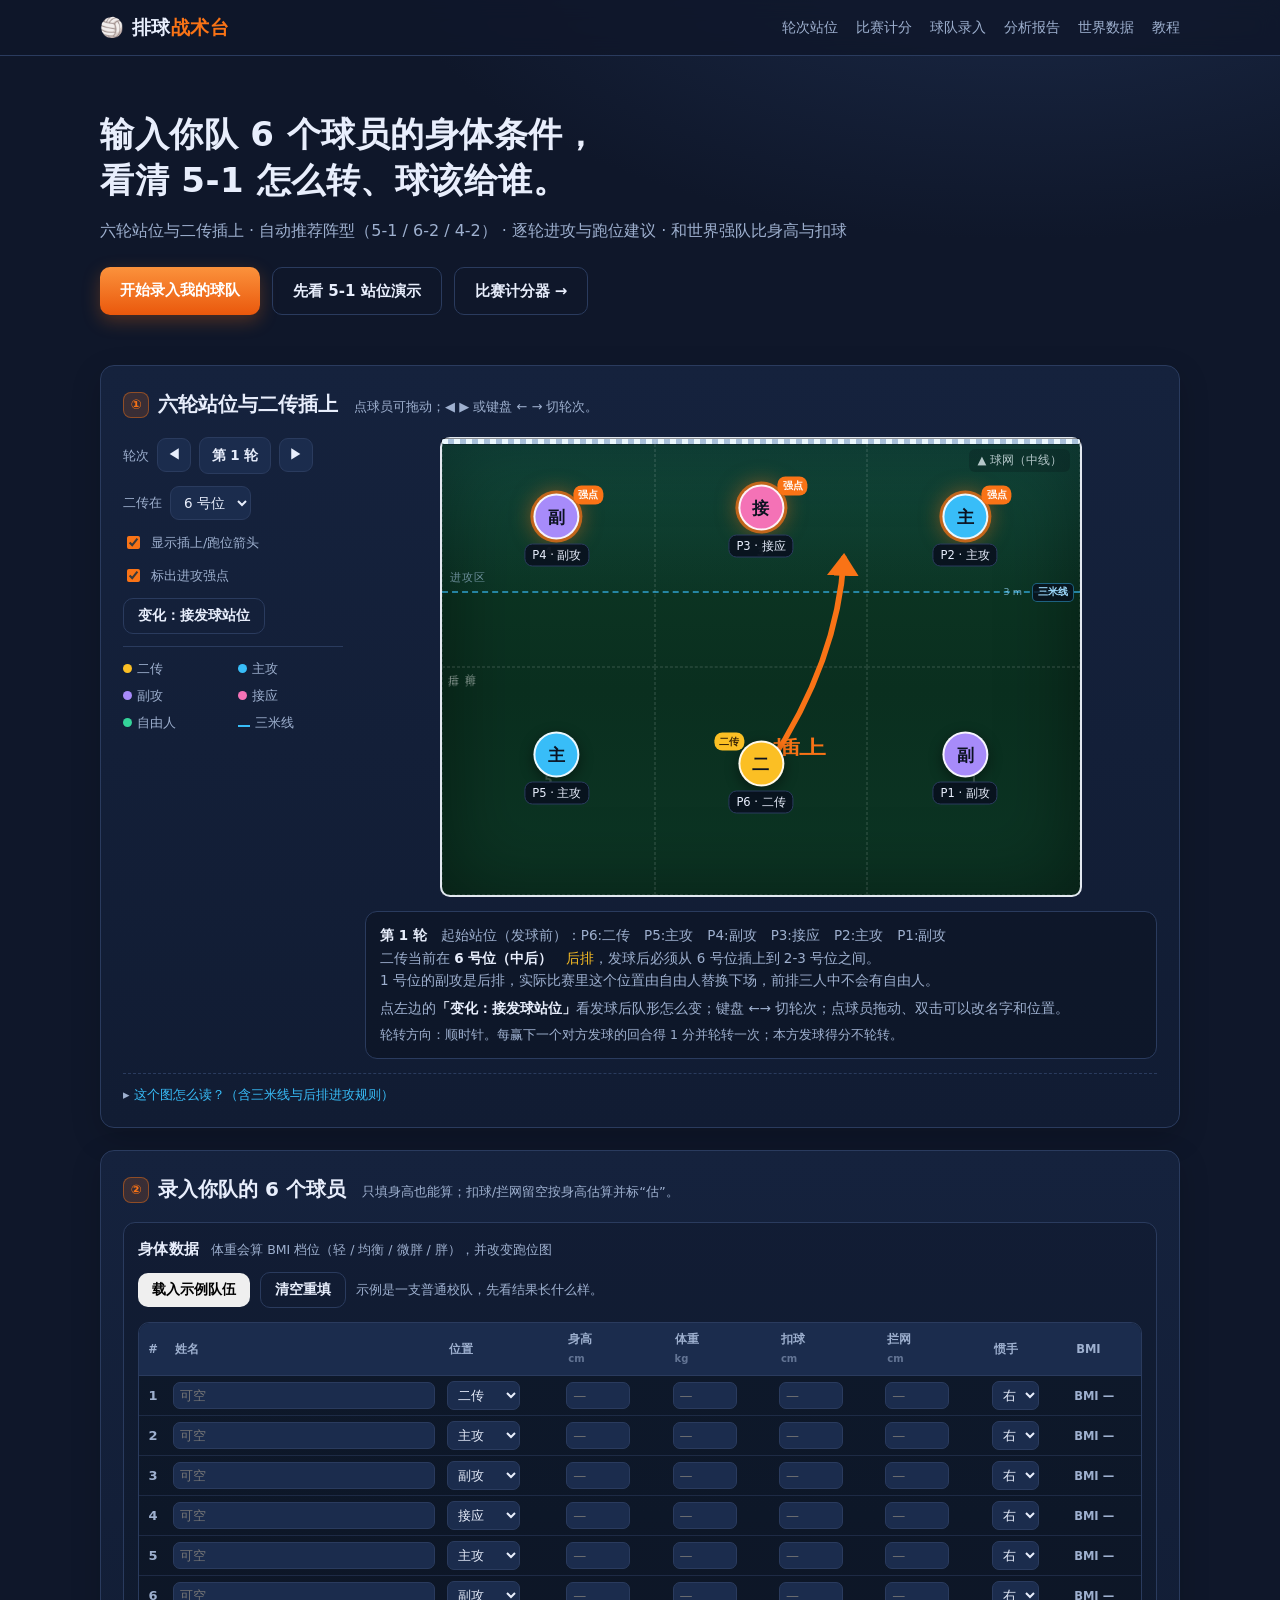
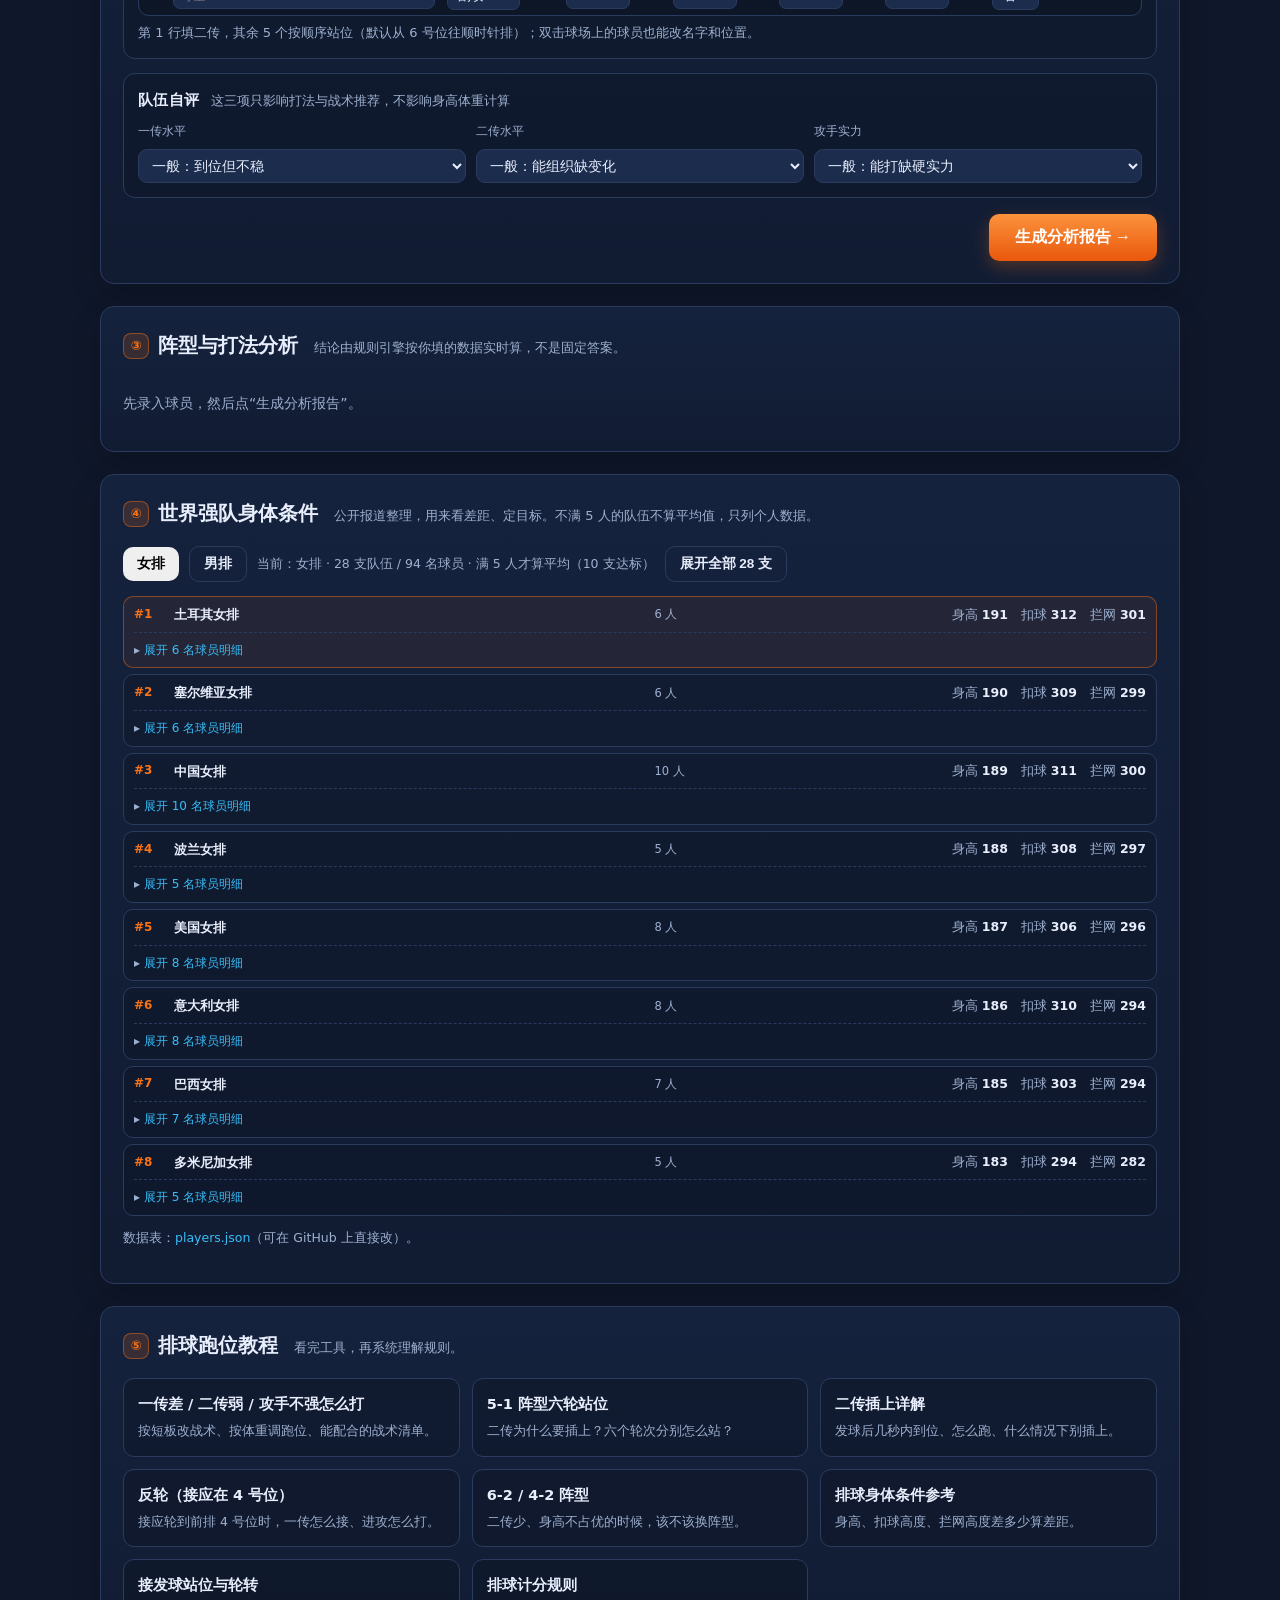
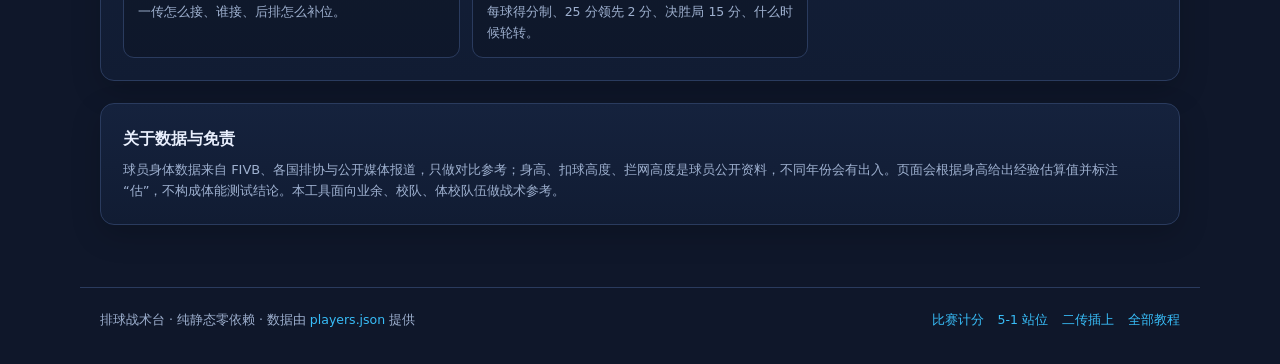
<file: index.html>
<!DOCTYPE html>
<html lang="zh-CN">
<head>
<meta charset="UTF-8">
<meta name="viewport" content="width=device-width, initial-scale=1">
<title>排球 5-1 站位与打法分析器 | 输入你的球队，给出跑位和建议</title>
<meta name="description" content="免费排球战术工具：可视化 5-1 阵型六轮站位、二传插上与反轮；输入你队球员的身高、体重、扣球高度，自动推荐阵型（5-1/6-2/4-2）、逐轮跑位与打法，并与各国国家队身体条件对比。">
<link rel="stylesheet" href="assets/style.css">
</head>
<body>

<header class="top">
  <div class="top-inner">
    <a class="logo" href="./">🏐 排球<span>战术台</span></a>
    <nav class="nav">
      <a href="#court">轮次站位</a>
      <a href="scoreboard.html">比赛计分</a>
      <a href="#team">球队录入</a>
      <a href="#result">分析报告</a>
      <a href="#world">世界数据</a>
      <a href="#guide">教程</a>
    </nav>
  </div>
</header>

<main>
  <section class="hero">
    <h1>输入你队 6 个球员的身体条件，<br>看清 5-1 怎么转、球该给谁。</h1>
    <p class="sub">六轮站位与二传插上 · 自动推荐阵型（5-1 / 6-2 / 4-2） · 逐轮进攻与跑位建议 · 和世界强队比身高与扣球</p>
    <div class="hero-actions">
      <a class="btn primary" href="#team">开始录入我的球队</a>
      <a class="btn ghost" href="#court">先看 5-1 站位演示</a>
      <a class="btn ghost" href="scoreboard.html">比赛计分器 →</a>
    </div>
  </section>

  <!-- ============ ① 轮次站位 ============ -->
  <section id="court" class="panel">
    <div class="panel-head">
      <h2><span class="mno">①</span>六轮站位与二传插上</h2>
      <div class="hint">点球员可拖动；◀ ▶ 或键盘 ← → 切轮次。</div>
    </div>

    <div class="court-wrap">
      <div class="court-tools">
        <div class="tool-row">
          <span class="label">轮次</span>
          <button class="icon-btn" id="prevRound" title="上一轮">◀</button>
          <span class="round-badge" id="roundBadge">第 1 轮</span>
          <button class="icon-btn" id="nextRound" title="下一轮">▶</button>
        </div>
        <div class="tool-row">
          <span class="label">二传在</span>
          <select id="setterPos" title="二传起始位置（1-6 号位）">
            <option value="1">1 号位</option>
            <option value="6" selected>6 号位</option>
            <option value="5">5 号位</option>
            <option value="4">4 号位</option>
            <option value="3">3 号位</option>
            <option value="2">2 号位</option>
          </select>
        </div>
        <div class="tool-row">
          <label class="switch"><input type="checkbox" id="showArrow" checked><span>显示插上/跑位箭头</span></label>
        </div>
        <div class="tool-row">
          <label class="switch"><input type="checkbox" id="showThreat" checked><span>标出进攻强点</span></label>
        </div>
        <div class="tool-row">
          <button class="btn ghost small" id="toggleShift" aria-pressed="false" title="标准站位是发球前的位置；点一下变成接发球时的实际站位">变化：接发球站位</button>
        </div>
        <div class="legend">
          <span><i class="dot c-setter"></i>二传</span>
          <span><i class="dot c-outside"></i>主攻</span>
          <span><i class="dot c-middle"></i>副攻</span>
          <span><i class="dot c-opposite"></i>接应</span>
          <span><i class="dot c-libero"></i>自由人</span>
          <span><i class="dot c-line3"></i>三米线</span>
        </div>
      </div>

      <div class="court-side">
        <div class="court" id="courtBoard">
          <div class="net"></div>
          <div class="net-label">▲ 球网（中线）</div>
          <div class="attack"><span class="zlabel">进攻区</span></div>
          <div class="line3"><b>三米线</b><i>3 m</i></div>
          <div class="court-grid">
            <div class="slot" data-pos="4"><span>4</span></div>
            <div class="slot" data-pos="3"><span>3</span></div>
            <div class="slot" data-pos="2"><span>2</span></div>
            <div class="slot" data-pos="5"><span>5</span></div>
            <div class="slot" data-pos="6"><span>6</span></div>
            <div class="slot" data-pos="1"><span>1</span></div>
          </div>
          <svg class="arrows" id="arrows"></svg>
          <div class="markers" id="markers"></div>
          <div class="front-line"><span>前排</span><span>后排</span></div>
        </div>
        <div class="round-info" id="roundInfo"></div>
      </div>
    </div>

    <details class="how">
      <summary>这个图怎么读？（含三米线与后排进攻规则）</summary>
      <p>前排是 2、3、4 号位，后排是 1、5、6 号位。轮转方向是<b>顺时针</b>：拿到发球权时全队按 1→6→5→4→3→2 转一位。二传在后排（1/5/6）时要插上到网前 2-3 号位之间，前排那一轮不用插上。严格的“越位”只判发球出手那一刻，发球一出手就变成接发球阵型。</p>
      <p><b>三米线</b>（图上那条虚线，离中线 3 米）把场地分成前排进攻区和后排。规则上有三条要记住：① 后排球员必须在三米线<b>后面</b>起跳才能进攻，脚踩进线内起跳扣球就是后排进攻犯规；② 后排进攻的球在过网前必须高于网高，不能平打；③ 自由人不能在三米线以内用手上手传球，也不能在三米线以内完成进攻性击球。</p>
      <p>所以你会看到：后排攻手起跳点通常就在三米线外侧一点，二传插上后传的球也尽量落在三米线附近——这正是“前排三点攻、后排一点后攻”的空间基础。</p>
    </details>
  </section>

  <!-- ============ ② 球队录入 ============ -->
  <section id="team" class="panel">
    <div class="panel-head">
      <h2><span class="mno">②</span>录入你队的 6 个球员</h2>
      <div class="hint">只填身高也能算；扣球/拦网留空按身高估算并标“估”。</div>
    </div>

    <div class="sub-mod">
      <div class="sub-head">
        <h3>身体数据</h3>
        <span class="tip">体重会算 BMI 档位（轻 / 均衡 / 微胖 / 胖），并改变跑位图</span>
      </div>
      <div class="team-tools">
        <button class="btn small" id="loadDemo">载入示例队伍</button>
        <button class="btn small ghost" id="resetTeam">清空重填</button>
        <span class="tip">示例是一支普通校队，先看结果长什么样。</span>
      </div>
      <div class="cards" id="playerCards"></div>
      <p class="fine">第 1 行填二传，其余 5 个按顺序站位（默认从 6 号位往顺时针排）；双击球场上的球员也能改名字和位置。</p>
    </div>

    <div class="sub-mod">
      <div class="sub-head">
        <h3>队伍自评</h3>
        <span class="tip">这三项只影响打法与战术推荐，不影响身高体重计算</span>
      </div>
      <div class="traits">
        <div class="traits-grid">
          <label class="field"><span>一传水平</span>
            <select id="recvLevel">
              <option value="1">偏弱：经常不到位</option>
              <option value="2" selected>一般：到位但不稳</option>
              <option value="3">强：稳定送三米线</option>
            </select>
          </label>
          <label class="field"><span>二传水平</span>
            <select id="setterLevel">
              <option value="1">偏弱：不稳、跑动慢</option>
              <option value="2" selected>一般：能组织缺变化</option>
              <option value="3">强：手感好、能传背飞</option>
            </select>
          </label>
          <label class="field"><span>攻手实力</span>
            <select id="hitLevel">
              <option value="1">偏弱：容易被拦死</option>
              <option value="2" selected>一般：能打缺硬实力</option>
              <option value="3">强：前排有稳定得分点</option>
            </select>
          </label>
        </div>
      </div>
    </div>

    <div class="team-actions">
      <button class="btn primary big" id="analyzeBtn">生成分析报告 →</button>
    </div>
  </section>

  <!-- ============ ③ 分析报告 ============ -->
  <section id="result" class="panel">
    <div class="panel-head">
      <h2><span class="mno">③</span>阵型与打法分析</h2>
      <div class="hint">结论由规则引擎按你填的数据实时算，不是固定答案。</div>
    </div>
    <div id="resultBody" class="result-body">
      <p class="empty">先录入球员，然后点“生成分析报告”。</p>
    </div>
  </section>

  <!-- ============ ④ 世界数据 ============ -->
  <section id="world" class="panel">
    <div class="panel-head">
      <h2><span class="mno">④</span>世界强队身体条件</h2>
      <div class="hint">公开报道整理，用来看差距、定目标。不满 5 人的队伍不算平均值，只列个人数据。</div>
    </div>
    <div class="world-tools">
      <button class="btn small" id="genderW">女排</button>
      <button class="btn small ghost" id="genderM">男排</button>
      <span class="tip" id="worldCount"></span>
      <button class="btn small ghost" id="worldToggle" aria-pressed="false">展开全部</button>
    </div>
    <div class="world-list" id="worldGrid"></div>
    <p class="source">数据表：<a href="players.json" target="_blank">players.json</a>（可在 GitHub 上直接改）。</p>
  </section>

  <!-- ============ ⑤ 教程 ============ -->
  <section id="guide" class="panel">
    <div class="panel-head">
      <h2><span class="mno">⑤</span>排球跑位教程</h2>
      <div class="hint">看完工具，再系统理解规则。</div>
    </div>
    <div class="guide-grid">
      <a class="guide-card" href="guide/weak-team-tactics.html">
        <b>一传差 / 二传弱 / 攻手不强怎么打</b><span>按短板改战术、按体重调跑位、能配合的战术清单。</span>
      </a>
      <a class="guide-card" href="guide/5-1-rotation.html">
        <b>5-1 阵型六轮站位</b><span>二传为什么要插上？六个轮次分别怎么站？</span>
      </a>
      <a class="guide-card" href="guide/setter-penetration.html">
        <b>二传插上详解</b><span>发球后几秒内到位、怎么跑、什么情况下别插上。</span>
      </a>
      <a class="guide-card" href="guide/opposite-rotation.html">
        <b>反轮（接应在 4 号位）</b><span>接应轮到前排 4 号位时，一传怎么接、进攻怎么打。</span>
      </a>
      <a class="guide-card" href="guide/6-2-formation.html">
        <b>6-2 / 4-2 阵型</b><span>二传少、身高不占优的时候，该不该换阵型。</span>
      </a>
      <a class="guide-card" href="guide/physical-standard.html">
        <b>排球身体条件参考</b><span>身高、扣球高度、拦网高度差多少算差距。</span>
      </a>
      <a class="guide-card" href="guide/reception-shift.html">
        <b>接发球站位与轮转</b><span>一传怎么接、谁接、后排怎么补位。</span>
      </a>
      <a class="guide-card" href="guide/scoring-rules.html">
        <b>排球计分规则</b><span>每球得分制、25 分领先 2 分、决胜局 15 分、什么时候轮转。</span>
      </a>
    </div>
  </section>

  <section class="panel small-panel">
    <h2>关于数据与免责</h2>
    <p class="fine">球员身体数据来自 FIVB、各国排协与公开媒体报道，只做对比参考；身高、扣球高度、拦网高度是球员公开资料，不同年份会有出入。页面会根据身高给出经验估算值并标注“估”，不构成体能测试结论。本工具面向业余、校队、体校队伍做战术参考。</p>
  </section>
</main>

<footer class="foot">
  <div>排球战术台 · 纯静态零依赖 · 数据由 <a href="players.json">players.json</a> 提供</div>
  <div class="foot-links">
    <a href="scoreboard.html">比赛计分</a>
    <a href="guide/5-1-rotation.html">5-1 站位</a>
    <a href="guide/setter-penetration.html">二传插上</a>
    <a href="guide/index.html">全部教程</a>
  </div>
</footer>

<dialog id="posDialog">
  <form method="dialog" class="dialog-body">
    <h3>修改这名球员</h3>
    <div class="d-row"><span>姓名</span><input id="dlgName" maxlength="12" placeholder="可留空"></div>
    <div class="d-row"><span>位置</span>
      <select id="dlgPos">
        <option value="二传">二传</option>
        <option value="主攻">主攻</option>
        <option value="副攻">副攻</option>
        <option value="接应">接应</option>
        <option value="自由人">自由人</option>
      </select>
    </div>
    <div class="d-btns">
      <button value="cancel" class="btn ghost">取消</button>
      <button value="ok" class="btn primary">确定</button>
    </div>
  </form>
</dialog>

<script src="assets/app.js"></script>
</body>
</html>
</file>
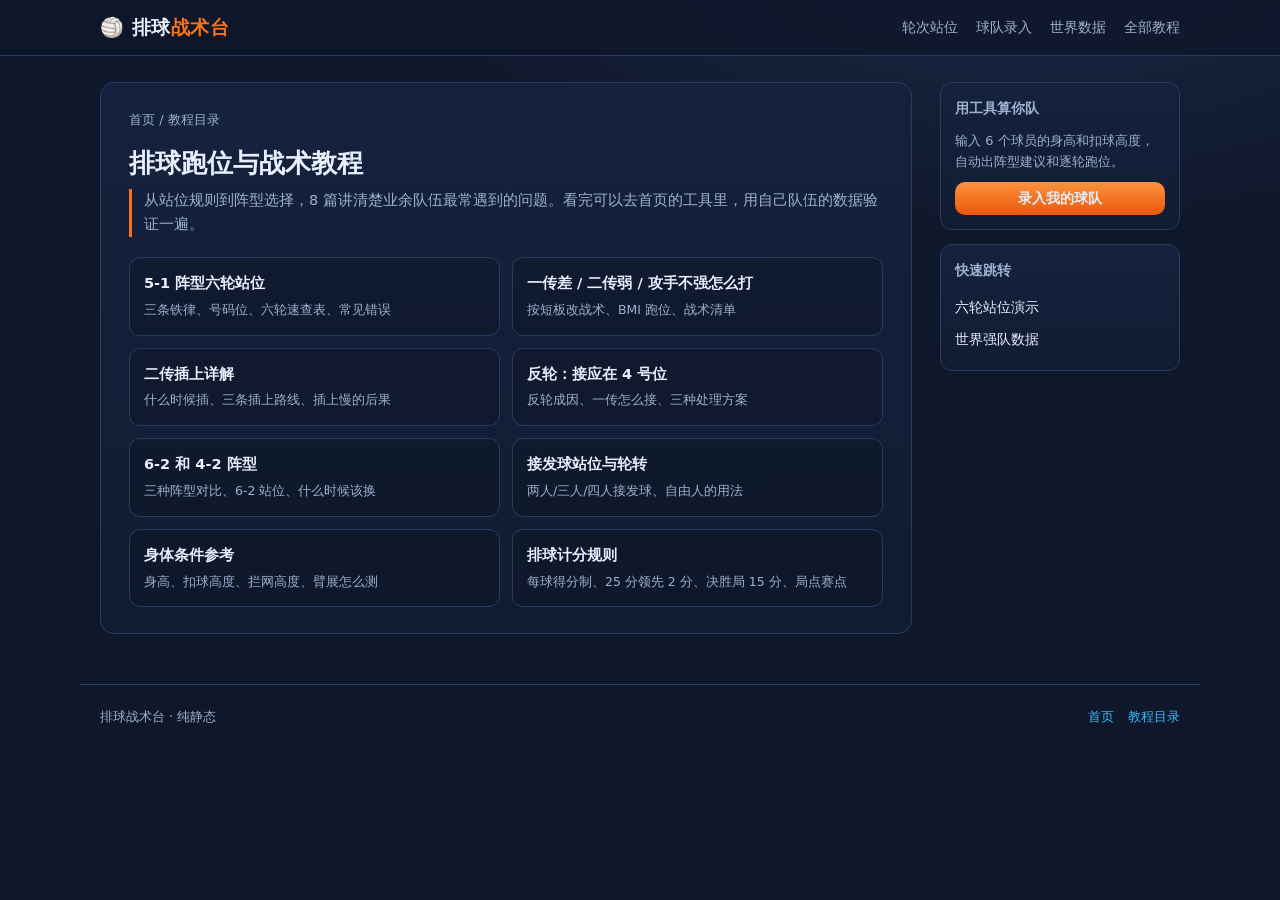
<file: guide/index.html>
<!DOCTYPE html>
<html lang="zh-CN">
<head>
<meta charset="UTF-8">
<meta name="viewport" content="width=device-width, initial-scale=1">
<title>排球跑位与战术教程目录 | 排球战术台</title>
<meta name="description" content="排球 5-1 站位、二传插上、反轮、6-2 阵型、接发球站位、身体条件参考，全部教程目录。">
<link rel="stylesheet" href="../assets/style.css">
<link rel="stylesheet" href="../assets/guide.css">
</head>
<body>
<header class="top"><div class="top-inner"><a class="logo" href="../">🏐 排球<span>战术台</span></a><nav class="nav"><a href="../#court">轮次站位</a><a href="../#team">球队录入</a><a href="../#world">世界数据</a><a href="./">全部教程</a></nav></div></header>

<div class="art-wrap">
<article class="art">
  <div class="crumb"><a href="../">首页</a> / 教程目录</div>
  <h1>排球跑位与战术教程</h1>
  <p class="lead">从站位规则到阵型选择，8 篇讲清楚业余队伍最常遇到的问题。看完可以去首页的工具里，用自己队伍的数据验证一遍。</p>
  <div class="guide-grid">
    <a class="guide-card" href="5-1-rotation.html"><b>5-1 阵型六轮站位</b><span>三条铁律、号码位、六轮速查表、常见错误</span></a>
    <a class="guide-card" href="weak-team-tactics.html"><b>一传差 / 二传弱 / 攻手不强怎么打</b><span>按短板改战术、BMI 跑位、战术清单</span></a>
    <a class="guide-card" href="setter-penetration.html"><b>二传插上详解</b><span>什么时候插、三条插上路线、插上慢的后果</span></a>
    <a class="guide-card" href="opposite-rotation.html"><b>反轮：接应在 4 号位</b><span>反轮成因、一传怎么接、三种处理方案</span></a>
    <a class="guide-card" href="6-2-formation.html"><b>6-2 和 4-2 阵型</b><span>三种阵型对比、6-2 站位、什么时候该换</span></a>
    <a class="guide-card" href="reception-shift.html"><b>接发球站位与轮转</b><span>两人/三人/四人接发球、自由人的用法</span></a>
    <a class="guide-card" href="physical-standard.html"><b>身体条件参考</b><span>身高、扣球高度、拦网高度、臂展怎么测</span></a>
    <a class="guide-card" href="scoring-rules.html"><b>排球计分规则</b><span>每球得分制、25 分领先 2 分、决胜局 15 分、局点赛点</span></a>
  </div>
</article>

<aside class="side">
  <div class="side-card"><h3>用工具算你队</h3>
    <p style="font-size:13px;color:var(--muted);margin:0 0 10px">输入 6 个球员的身高和扣球高度，自动出阵型建议和逐轮跑位。</p>
    <a class="cta" href="../#team">录入我的球队</a>
  </div>
  <div class="side-card"><h3>快速跳转</h3>
    <a href="../#court">六轮站位演示</a>
    <a href="../#world">世界强队数据</a>
  </div>
</aside>
</div>

<footer class="foot"><div>排球战术台 · 纯静态</div><div class="foot-links"><a href="../">首页</a><a href="./">教程目录</a></div></footer>
</body>
</html>
</file>
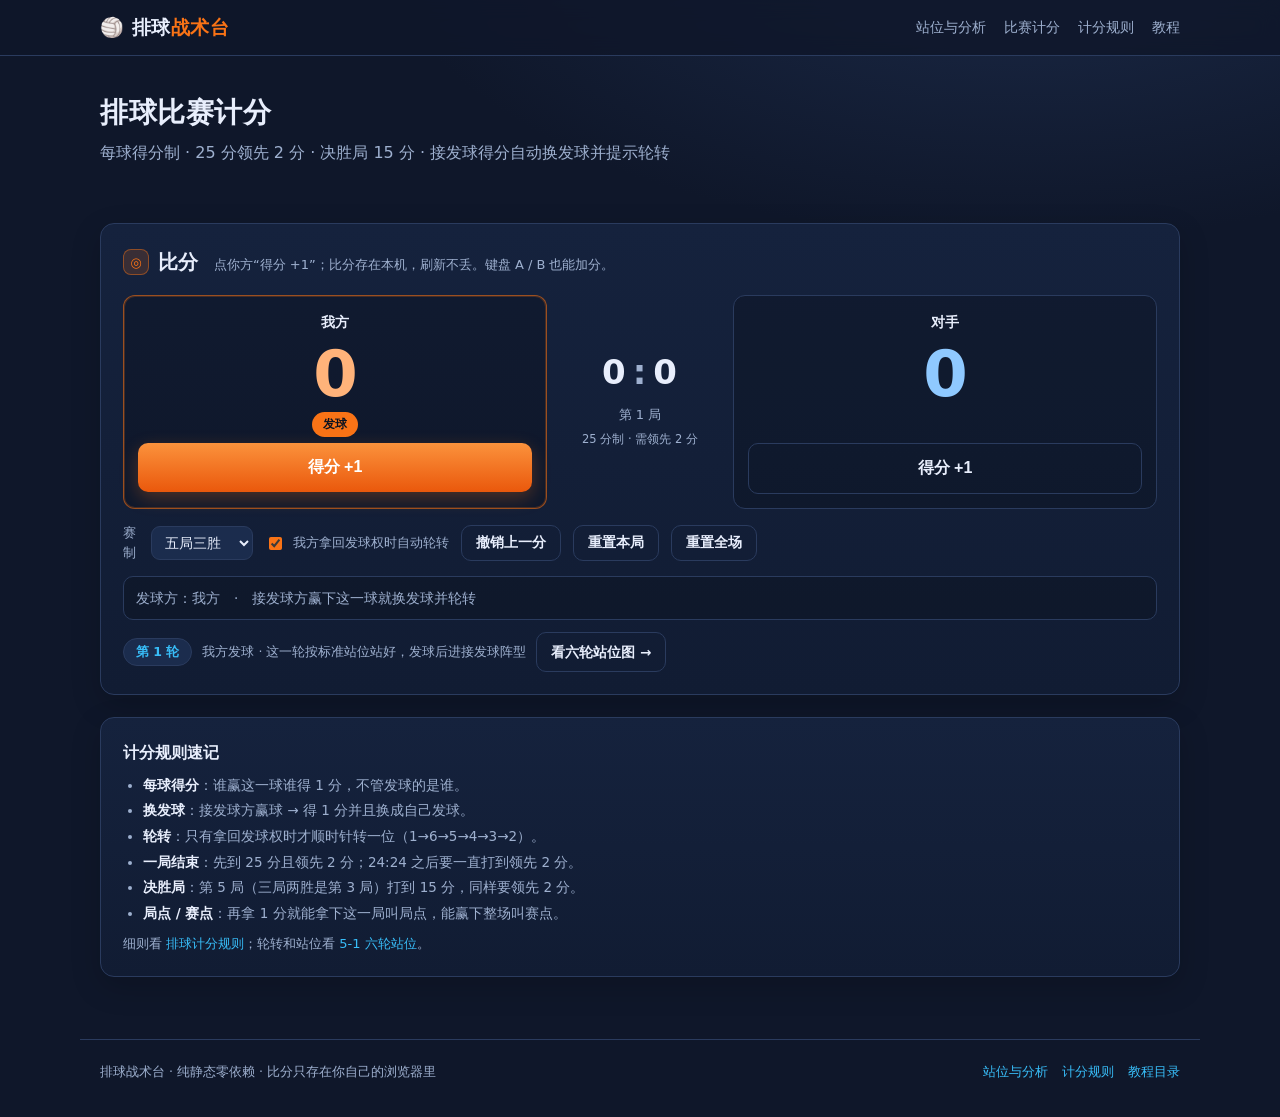
<file: scoreboard.html>
<!DOCTYPE html>
<html lang="zh-CN">
<head>
<meta charset="UTF-8">
<meta name="viewport" content="width=device-width, initial-scale=1">
<title>排球比赛计分器 · 五局三胜、25 分制、自动轮转</title>
<meta name="description" content="免费在线排球计分器：每球得分制，25 分领先 2 分、决胜局 15 分，五局三胜或三局两胜；自动判断局点赛点，接发球得分自动换发球并提示轮转。手机上也能用。">
<link rel="stylesheet" href="assets/style.css">
</head>
<body class="score-page">

<header class="top">
  <div class="top-inner">
    <a class="logo" href="./">🏐 排球<span>战术台</span></a>
    <nav class="nav">
      <a href="./">站位与分析</a>
      <a href="scoreboard.html">比赛计分</a>
      <a href="guide/scoring-rules.html">计分规则</a>
      <a href="guide/index.html">教程</a>
    </nav>
  </div>
</header>

<main>
  <section class="hero hero-tight">
    <h1>排球比赛计分</h1>
    <p class="sub">每球得分制 · 25 分领先 2 分 · 决胜局 15 分 · 接发球得分自动换发球并提示轮转</p>
  </section>

  <section class="panel">
    <div class="panel-head">
      <h2><span class="mno">◎</span>比分</h2>
      <div class="hint">点你方“得分 +1”；比分存在本机，刷新不丢。键盘 A / B 也能加分。</div>
    </div>

    <div class="score-board">
      <div class="sc-team" id="scTeamA">
        <input class="sc-name" id="scNameA" value="我方" maxlength="10" aria-label="我方队名">
        <div class="sc-num" id="scA">0</div>
        <div class="sc-serve" id="scServeA">发球</div>
        <button class="btn primary sc-btn" id="scBtnA">得分 +1</button>
      </div>

      <div class="sc-mid">
        <div class="sc-sets"><span id="scSetsA">0</span><i>:</i><span id="scSetsB">0</span></div>
        <div class="sc-setno" id="scSetNo">第 1 局</div>
        <div class="sc-target" id="scTarget">25 分制 · 需领先 2 分</div>
        <div class="sc-log" id="scLog"></div>
      </div>

      <div class="sc-team" id="scTeamB">
        <input class="sc-name" id="scNameB" value="对手" maxlength="10" aria-label="对手队名">
        <div class="sc-num" id="scB">0</div>
        <div class="sc-serve" id="scServeB">发球</div>
        <button class="btn ghost sc-btn" id="scBtnB">得分 +1</button>
      </div>
    </div>

    <div class="sc-tools">
      <label class="field inline"><span>赛制</span>
        <select id="scBestOf">
          <option value="5" selected>五局三胜</option>
          <option value="3">三局两胜</option>
        </select>
      </label>
      <label class="switch"><input type="checkbox" id="scAutoRotate" checked><span>我方拿回发球权时自动轮转</span></label>
      <button class="btn small ghost" id="scUndo">撤销上一分</button>
      <button class="btn small ghost" id="scResetSet">重置本局</button>
      <button class="btn small ghost" id="scResetAll">重置全场</button>
    </div>

    <div class="sc-msg" id="scMsg"></div>

    <div class="sc-rot">
      <span class="rot-badge" id="scRound">第 1 轮</span>
      <span class="tip" id="scRotNote">我方发球 · 这一轮按标准站位站好，发球后进接发球阵型</span>
      <a class="btn small ghost" href="./">看六轮站位图 →</a>
    </div>
  </section>

  <section class="panel small-panel">
    <h2>计分规则速记</h2>
    <ul class="rule-list">
      <li><b>每球得分</b>：谁赢这一球谁得 1 分，不管发球的是谁。</li>
      <li><b>换发球</b>：接发球方赢球 → 得 1 分并且换成自己发球。</li>
      <li><b>轮转</b>：只有拿回发球权时才顺时针转一位（1→6→5→4→3→2）。</li>
      <li><b>一局结束</b>：先到 25 分且领先 2 分；24:24 之后要一直打到领先 2 分。</li>
      <li><b>决胜局</b>：第 5 局（三局两胜是第 3 局）打到 15 分，同样要领先 2 分。</li>
      <li><b>局点 / 赛点</b>：再拿 1 分就能拿下这一局叫局点，能赢下整场叫赛点。</li>
    </ul>
    <p class="fine">细则看 <a href="guide/scoring-rules.html">排球计分规则</a>；轮转和站位看 <a href="guide/5-1-rotation.html">5-1 六轮站位</a>。</p>
  </section>
</main>

<footer class="foot">
  <div>排球战术台 · 纯静态零依赖 · 比分只存在你自己的浏览器里</div>
  <div class="foot-links">
    <a href="./">站位与分析</a>
    <a href="guide/scoring-rules.html">计分规则</a>
    <a href="guide/index.html">教程目录</a>
  </div>
</footer>

<script src="assets/score.js"></script>
</body>
</html>
</file>
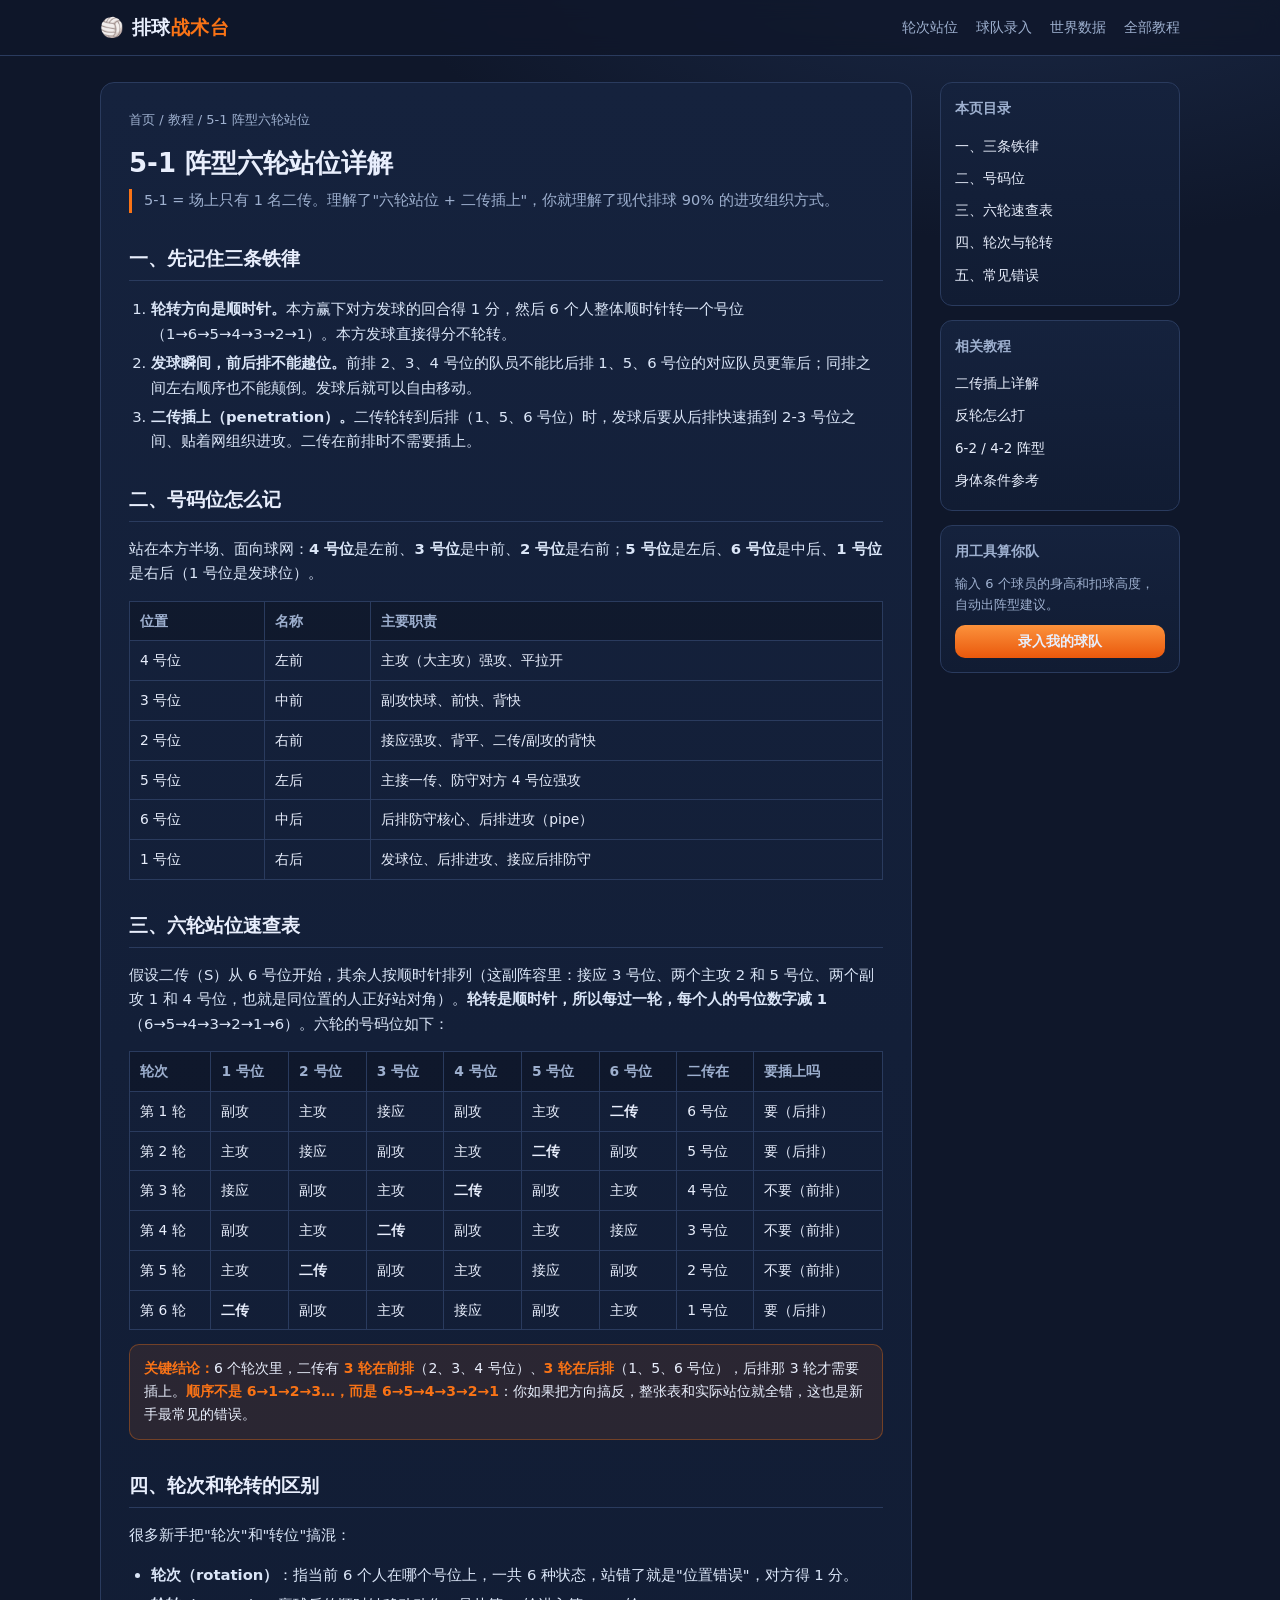
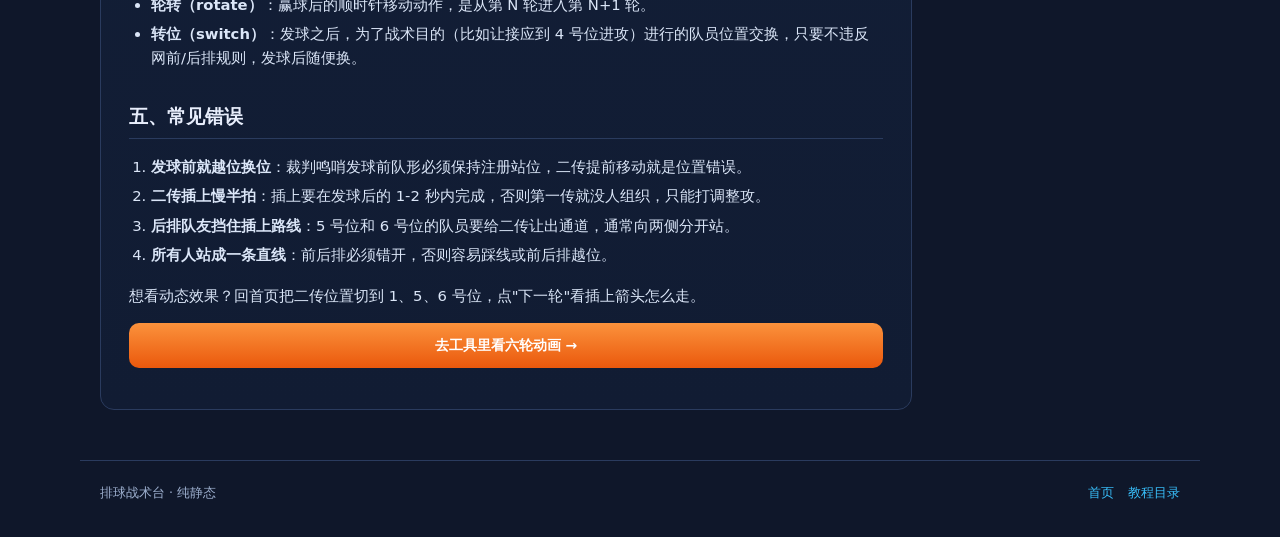
<file: guide/5-1-rotation.html>
<!DOCTYPE html>
<html lang="zh-CN">
<head>
<meta charset="UTF-8">
<meta name="viewport" content="width=device-width, initial-scale=1">
<title>5-1 阵型六轮站位详解 | 排球战术台</title>
<meta name="description" content="排球 5-1 阵型的六个轮次分别怎么站、谁在前排后排、二传插上后怎么到位。附可操作的站位表和常见错误。">
<link rel="stylesheet" href="../assets/style.css">
<link rel="stylesheet" href="../assets/guide.css">
</head>
<body>
<header class="top"><div class="top-inner"><a class="logo" href="../">🏐 排球<span>战术台</span></a><nav class="nav"><a href="../#court">轮次站位</a><a href="../#team">球队录入</a><a href="../#world">世界数据</a><a href="./">全部教程</a></nav></div></header>

<div class="art-wrap">
<article class="art">
  <div class="crumb"><a href="../">首页</a> / <a href="./">教程</a> / 5-1 阵型六轮站位</div>
  <h1>5-1 阵型六轮站位详解</h1>
  <p class="lead">5-1 = 场上只有 1 名二传。理解了"六轮站位 + 二传插上"，你就理解了现代排球 90% 的进攻组织方式。</p>

  <h2>一、先记住三条铁律</h2>
  <ol>
    <li><b>轮转方向是顺时针。</b>本方赢下对方发球的回合得 1 分，然后 6 个人整体顺时针转一个号位（1→6→5→4→3→2→1）。本方发球直接得分不轮转。</li>
    <li><b>发球瞬间，前后排不能越位。</b>前排 2、3、4 号位的队员不能比后排 1、5、6 号位的对应队员更靠后；同排之间左右顺序也不能颠倒。发球后就可以自由移动。</li>
    <li><b>二传插上（penetration）。</b>二传轮转到后排（1、5、6 号位）时，发球后要从后排快速插到 2-3 号位之间、贴着网组织进攻。二传在前排时不需要插上。</li>
  </ol>

  <h2>二、号码位怎么记</h2>
  <p>站在本方半场、面向球网：<b>4 号位</b>是左前、<b>3 号位</b>是中前、<b>2 号位</b>是右前；<b>5 号位</b>是左后、<b>6 号位</b>是中后、<b>1 号位</b>是右后（1 号位是发球位）。</p>
  <table>
    <thead><tr><th>位置</th><th>名称</th><th>主要职责</th></tr></thead>
    <tbody>
      <tr><td>4 号位</td><td>左前</td><td>主攻（大主攻）强攻、平拉开</td></tr>
      <tr><td>3 号位</td><td>中前</td><td>副攻快球、前快、背快</td></tr>
      <tr><td>2 号位</td><td>右前</td><td>接应强攻、背平、二传/副攻的背快</td></tr>
      <tr><td>5 号位</td><td>左后</td><td>主接一传、防守对方 4 号位强攻</td></tr>
      <tr><td>6 号位</td><td>中后</td><td>后排防守核心、后排进攻（pipe）</td></tr>
      <tr><td>1 号位</td><td>右后</td><td>发球位、后排进攻、接应后排防守</td></tr>
    </tbody>
  </table>

  <h2>三、六轮站位速查表</h2>
  <p>假设二传（S）从 6 号位开始，其余人按顺时针排列（这副阵容里：接应 3 号位、两个主攻 2 和 5 号位、两个副攻 1 和 4 号位，也就是同位置的人正好站对角）。<b>轮转是顺时针，所以每过一轮，每个人的号位数字减 1</b>（6→5→4→3→2→1→6）。六轮的号码位如下：</p>
  <table>
    <thead><tr><th>轮次</th><th>1 号位</th><th>2 号位</th><th>3 号位</th><th>4 号位</th><th>5 号位</th><th>6 号位</th><th>二传在</th><th>要插上吗</th></tr></thead>
    <tbody>
      <tr><td>第 1 轮</td><td>副攻</td><td>主攻</td><td>接应</td><td>副攻</td><td>主攻</td><td><b>二传</b></td><td>6 号位</td><td>要（后排）</td></tr>
      <tr><td>第 2 轮</td><td>主攻</td><td>接应</td><td>副攻</td><td>主攻</td><td><b>二传</b></td><td>副攻</td><td>5 号位</td><td>要（后排）</td></tr>
      <tr><td>第 3 轮</td><td>接应</td><td>副攻</td><td>主攻</td><td><b>二传</b></td><td>副攻</td><td>主攻</td><td>4 号位</td><td>不要（前排）</td></tr>
      <tr><td>第 4 轮</td><td>副攻</td><td>主攻</td><td><b>二传</b></td><td>副攻</td><td>主攻</td><td>接应</td><td>3 号位</td><td>不要（前排）</td></tr>
      <tr><td>第 5 轮</td><td>主攻</td><td><b>二传</b></td><td>副攻</td><td>主攻</td><td>接应</td><td>副攻</td><td>2 号位</td><td>不要（前排）</td></tr>
      <tr><td>第 6 轮</td><td><b>二传</b></td><td>副攻</td><td>主攻</td><td>接应</td><td>副攻</td><td>主攻</td><td>1 号位</td><td>要（后排）</td></tr>
    </tbody>
  </table>
  <div class="note"><b>关键结论：</b>6 个轮次里，二传有 <b>3 轮在前排</b>（2、3、4 号位）、<b>3 轮在后排</b>（1、5、6 号位），后排那 3 轮才需要插上。<b>顺序不是 6→1→2→3…，而是 6→5→4→3→2→1</b>：你如果把方向搞反，整张表和实际站位就全错，这也是新手最常见的错误。</div>

  <h2>四、轮次和轮转的区别</h2>
  <p>很多新手把"轮次"和"转位"搞混：</p>
  <ul>
    <li><b>轮次（rotation）</b>：指当前 6 个人在哪个号位上，一共 6 种状态，站错了就是"位置错误"，对方得 1 分。</li>
    <li><b>轮转（rotate）</b>：赢球后的顺时针移动动作，是从第 N 轮进入第 N+1 轮。</li>
    <li><b>转位（switch）</b>：发球之后，为了战术目的（比如让接应到 4 号位进攻）进行的队员位置交换，只要不违反网前/后排规则，发球后随便换。</li>
  </ul>

  <h2>五、常见错误</h2>
  <ol>
    <li><b>发球前就越位换位</b>：裁判鸣哨发球前队形必须保持注册站位，二传提前移动就是位置错误。</li>
    <li><b>二传插上慢半拍</b>：插上要在发球后的 1-2 秒内完成，否则第一传就没人组织，只能打调整攻。</li>
    <li><b>后排队友挡住插上路线</b>：5 号位和 6 号位的队员要给二传让出通道，通常向两侧分开站。</li>
    <li><b>所有人站成一条直线</b>：前后排必须错开，否则容易踩线或前后排越位。</li>
  </ol>

  <p>想看动态效果？回首页把二传位置切到 1、5、6 号位，点"下一轮"看插上箭头怎么走。</p>
  <p><a class="cta" href="../#court">去工具里看六轮动画 →</a></p>
</article>

<aside class="side">
  <div class="side-card"><h3>本页目录</h3>
    <a href="#一">一、三条铁律</a><a href="#二">二、号码位</a><a href="#三">三、六轮速查表</a><a href="#四">四、轮次与轮转</a><a href="#五">五、常见错误</a>
  </div>
  <div class="side-card"><h3>相关教程</h3>
    <a href="setter-penetration.html">二传插上详解</a>
    <a href="opposite-rotation.html">反轮怎么打</a>
    <a href="6-2-formation.html">6-2 / 4-2 阵型</a>
    <a href="physical-standard.html">身体条件参考</a>
  </div>
  <div class="side-card"><h3>用工具算你队</h3>
    <p style="font-size:13px;color:var(--muted);margin:0 0 10px">输入 6 个球员的身高和扣球高度，自动出阵型建议。</p>
    <a class="cta" href="../#team">录入我的球队</a>
  </div>
</aside>
</div>

<footer class="foot"><div>排球战术台 · 纯静态</div><div class="foot-links"><a href="../">首页</a><a href="./">教程目录</a></div></footer>
</body>
</html>
</file>
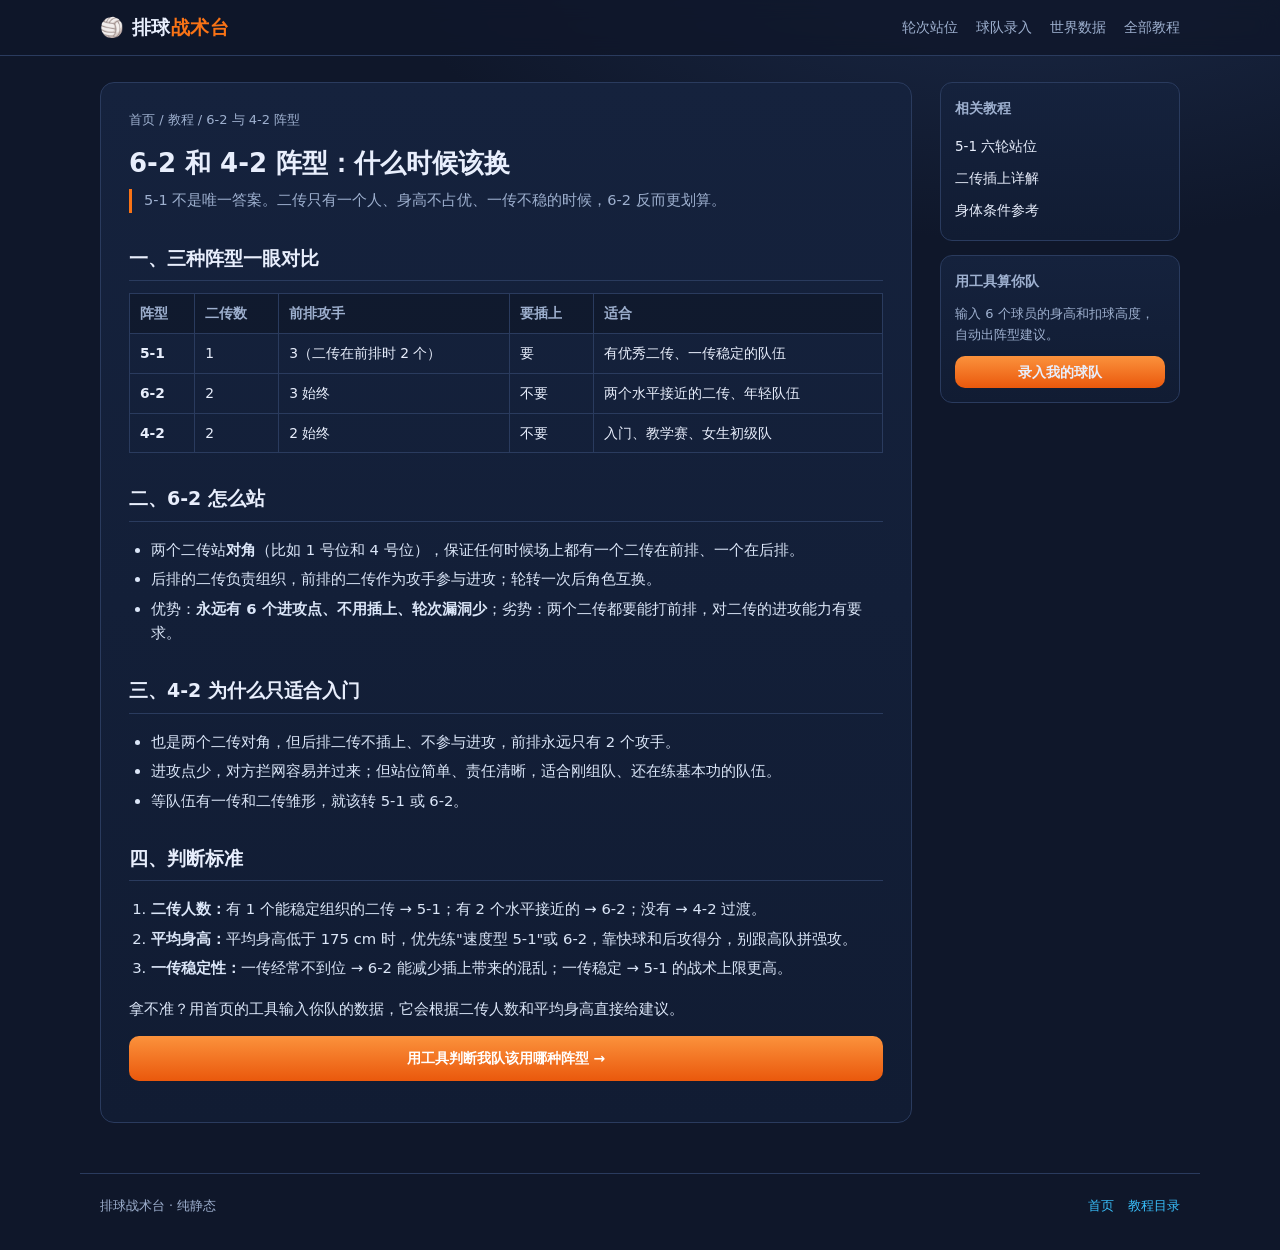
<file: guide/6-2-formation.html>
<!DOCTYPE html>
<html lang="zh-CN">
<head>
<meta charset="UTF-8">
<meta name="viewport" content="width=device-width, initial-scale=1">
<title>6-2 和 4-2 阵型怎么选？和 5-1 的区别 | 排球战术台</title>
<meta name="description" content="排球 6-2、4-2、5-1 三种阵型的站位区别、优缺点与适用队伍，教你怎么根据二传人数和身高选择阵型。">
<link rel="stylesheet" href="../assets/style.css">
<link rel="stylesheet" href="../assets/guide.css">
</head>
<body>
<header class="top"><div class="top-inner"><a class="logo" href="../">🏐 排球<span>战术台</span></a><nav class="nav"><a href="../#court">轮次站位</a><a href="../#team">球队录入</a><a href="../#world">世界数据</a><a href="./">全部教程</a></nav></div></header>

<div class="art-wrap">
<article class="art">
  <div class="crumb"><a href="../">首页</a> / <a href="./">教程</a> / 6-2 与 4-2 阵型</div>
  <h1>6-2 和 4-2 阵型：什么时候该换</h1>
  <p class="lead">5-1 不是唯一答案。二传只有一个人、身高不占优、一传不稳的时候，6-2 反而更划算。</p>

  <h2>一、三种阵型一眼对比</h2>
  <table>
    <thead><tr><th>阵型</th><th>二传数</th><th>前排攻手</th><th>要插上</th><th>适合</th></tr></thead>
    <tbody>
      <tr><td><b>5-1</b></td><td>1</td><td>3（二传在前排时 2 个）</td><td>要</td><td>有优秀二传、一传稳定的队伍</td></tr>
      <tr><td><b>6-2</b></td><td>2</td><td>3 始终</td><td>不要</td><td>两个水平接近的二传、年轻队伍</td></tr>
      <tr><td><b>4-2</b></td><td>2</td><td>2 始终</td><td>不要</td><td>入门、教学赛、女生初级队</td></tr>
    </tbody>
  </table>

  <h2>二、6-2 怎么站</h2>
  <ul>
    <li>两个二传站<b>对角</b>（比如 1 号位和 4 号位），保证任何时候场上都有一个二传在前排、一个在后排。</li>
    <li>后排的二传负责组织，前排的二传作为攻手参与进攻；轮转一次后角色互换。</li>
    <li>优势：<b>永远有 6 个进攻点、不用插上、轮次漏洞少</b>；劣势：两个二传都要能打前排，对二传的进攻能力有要求。</li>
  </ul>

  <h2>三、4-2 为什么只适合入门</h2>
  <ul>
    <li>也是两个二传对角，但后排二传不插上、不参与进攻，前排永远只有 2 个攻手。</li>
    <li>进攻点少，对方拦网容易并过来；但站位简单、责任清晰，适合刚组队、还在练基本功的队伍。</li>
    <li>等队伍有一传和二传雏形，就该转 5-1 或 6-2。</li>
  </ul>

  <h2>四、判断标准</h2>
  <ol>
    <li><b>二传人数：</b>有 1 个能稳定组织的二传 → 5-1；有 2 个水平接近的 → 6-2；没有 → 4-2 过渡。</li>
    <li><b>平均身高：</b>平均身高低于 175 cm 时，优先练"速度型 5-1"或 6-2，靠快球和后攻得分，别跟高队拼强攻。</li>
    <li><b>一传稳定性：</b>一传经常不到位 → 6-2 能减少插上带来的混乱；一传稳定 → 5-1 的战术上限更高。</li>
  </ol>

  <p>拿不准？用首页的工具输入你队的数据，它会根据二传人数和平均身高直接给建议。</p>
  <p><a class="cta" href="../#team">用工具判断我队该用哪种阵型 →</a></p>
</article>

<aside class="side">
  <div class="side-card"><h3>相关教程</h3>
    <a href="5-1-rotation.html">5-1 六轮站位</a>
    <a href="setter-penetration.html">二传插上详解</a>
    <a href="physical-standard.html">身体条件参考</a>
  </div>
  <div class="side-card"><h3>用工具算你队</h3>
    <p style="font-size:13px;color:var(--muted);margin:0 0 10px">输入 6 个球员的身高和扣球高度，自动出阵型建议。</p>
    <a class="cta" href="../#team">录入我的球队</a>
  </div>
</aside>
</div>

<footer class="foot"><div>排球战术台 · 纯静态</div><div class="foot-links"><a href="../">首页</a><a href="./">教程目录</a></div></footer>
</body>
</html>
</file>
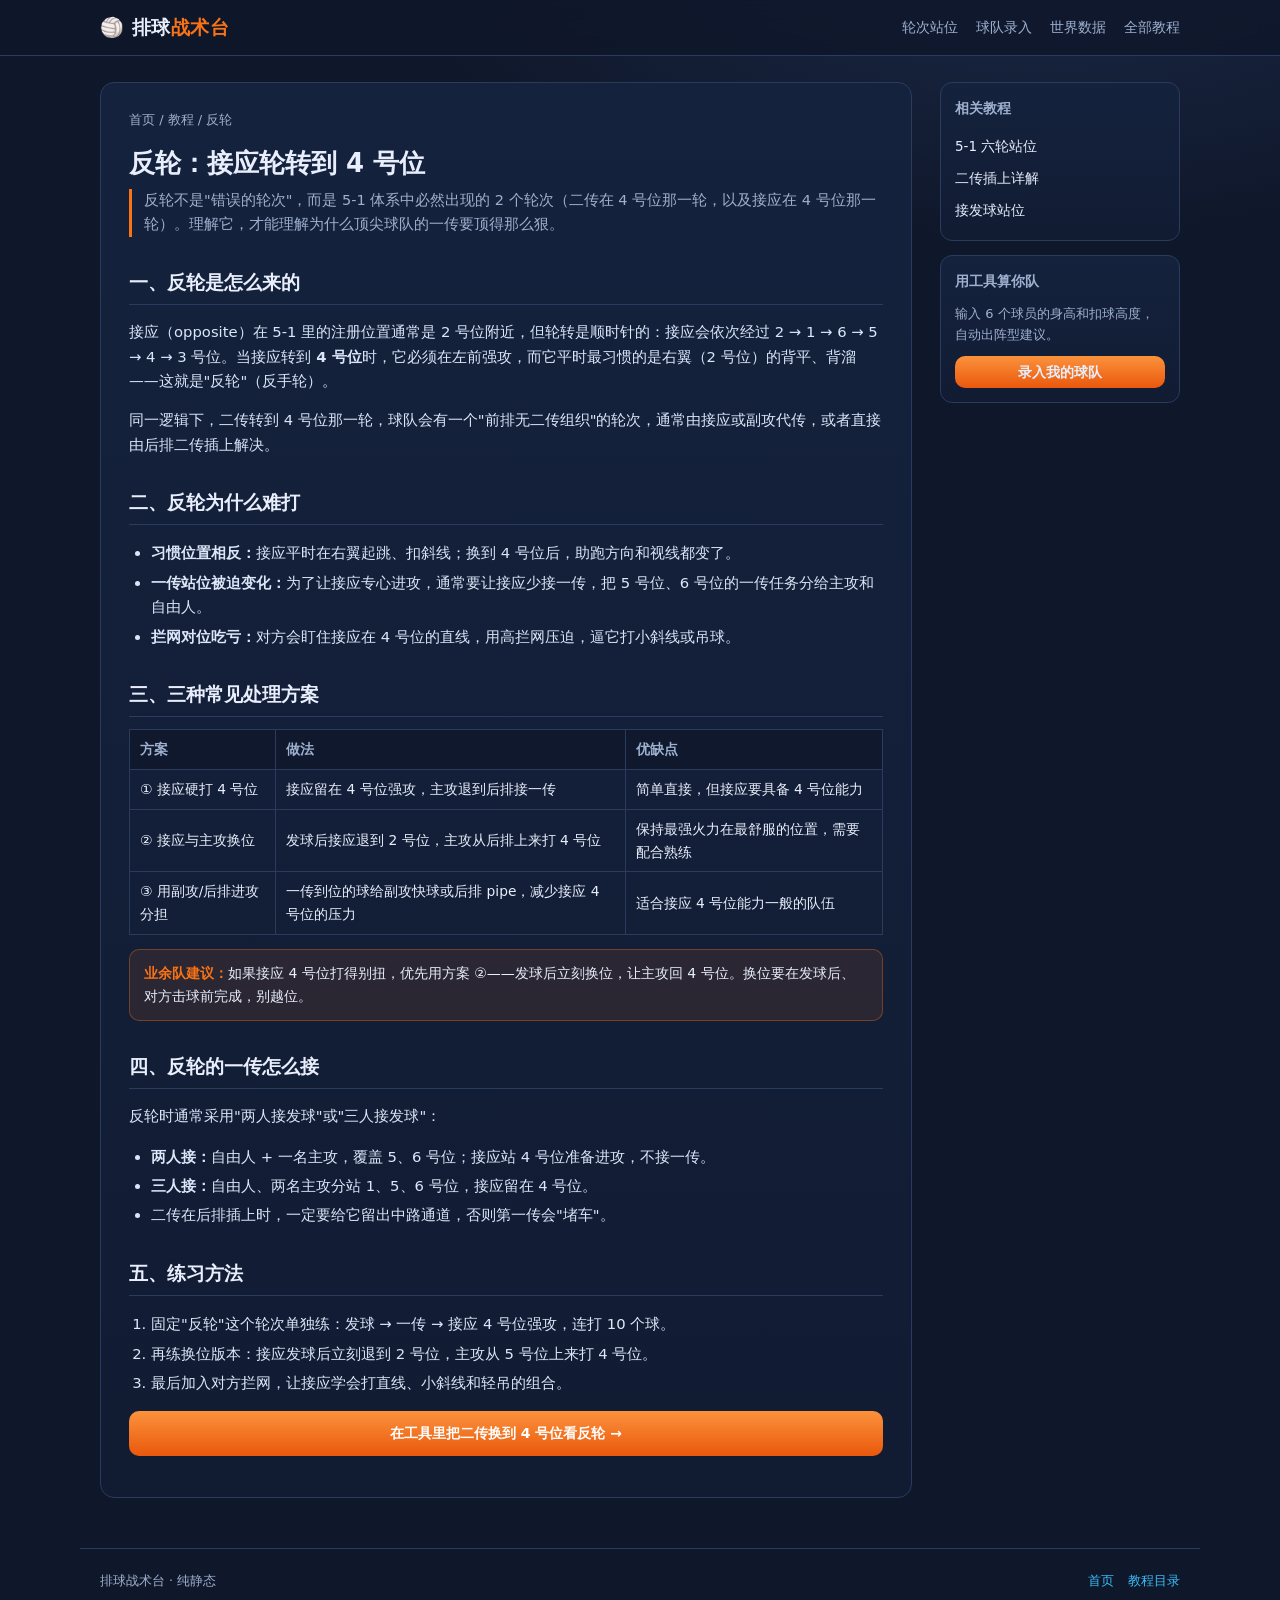
<file: guide/opposite-rotation.html>
<!DOCTYPE html>
<html lang="zh-CN">
<head>
<meta charset="UTF-8">
<meta name="viewport" content="width=device-width, initial-scale=1">
<title>反轮是什么？接应在 4 号位时的进攻与一传 | 排球战术台</title>
<meta name="description" content="排球反轮（接应轮转到前排 4 号位）的成因、为什么难打、一传怎么接、进攻怎么组织，附三种常见处理方案。">
<link rel="stylesheet" href="../assets/style.css">
<link rel="stylesheet" href="../assets/guide.css">
</head>
<body>
<header class="top"><div class="top-inner"><a class="logo" href="../">🏐 排球<span>战术台</span></a><nav class="nav"><a href="../#court">轮次站位</a><a href="../#team">球队录入</a><a href="../#world">世界数据</a><a href="./">全部教程</a></nav></div></header>

<div class="art-wrap">
<article class="art">
  <div class="crumb"><a href="../">首页</a> / <a href="./">教程</a> / 反轮</div>
  <h1>反轮：接应轮转到 4 号位</h1>
  <p class="lead">反轮不是"错误的轮次"，而是 5-1 体系中必然出现的 2 个轮次（二传在 4 号位那一轮，以及接应在 4 号位那一轮）。理解它，才能理解为什么顶尖球队的一传要顶得那么狠。</p>

  <h2>一、反轮是怎么来的</h2>
  <p>接应（opposite）在 5-1 里的注册位置通常是 2 号位附近，但轮转是顺时针的：接应会依次经过 2 → 1 → 6 → 5 → 4 → 3 号位。当接应转到 <b>4 号位</b>时，它必须在左前强攻，而它平时最习惯的是右翼（2 号位）的背平、背溜——这就是"反轮"（反手轮）。</p>
  <p>同一逻辑下，二传转到 4 号位那一轮，球队会有一个"前排无二传组织"的轮次，通常由接应或副攻代传，或者直接由后排二传插上解决。</p>

  <h2>二、反轮为什么难打</h2>
  <ul>
    <li><b>习惯位置相反：</b>接应平时在右翼起跳、扣斜线；换到 4 号位后，助跑方向和视线都变了。</li>
    <li><b>一传站位被迫变化：</b>为了让接应专心进攻，通常要让接应少接一传，把 5 号位、6 号位的一传任务分给主攻和自由人。</li>
    <li><b>拦网对位吃亏：</b>对方会盯住接应在 4 号位的直线，用高拦网压迫，逼它打小斜线或吊球。</li>
  </ul>

  <h2>三、三种常见处理方案</h2>
  <table>
    <thead><tr><th>方案</th><th>做法</th><th>优缺点</th></tr></thead>
    <tbody>
      <tr><td>① 接应硬打 4 号位</td><td>接应留在 4 号位强攻，主攻退到后排接一传</td><td>简单直接，但接应要具备 4 号位能力</td></tr>
      <tr><td>② 接应与主攻换位</td><td>发球后接应退到 2 号位，主攻从后排上来打 4 号位</td><td>保持最强火力在最舒服的位置，需要配合熟练</td></tr>
      <tr><td>③ 用副攻/后排进攻分担</td><td>一传到位的球给副攻快球或后排 pipe，减少接应 4 号位的压力</td><td>适合接应 4 号位能力一般的队伍</td></tr>
    </tbody>
  </table>
  <div class="note"><b>业余队建议：</b>如果接应 4 号位打得别扭，优先用方案 ②——发球后立刻换位，让主攻回 4 号位。换位要在发球后、对方击球前完成，别越位。</div>

  <h2>四、反轮的一传怎么接</h2>
  <p>反轮时通常采用"两人接发球"或"三人接发球"：</p>
  <ul>
    <li><b>两人接：</b>自由人 + 一名主攻，覆盖 5、6 号位；接应站 4 号位准备进攻，不接一传。</li>
    <li><b>三人接：</b>自由人、两名主攻分站 1、5、6 号位，接应留在 4 号位。</li>
    <li>二传在后排插上时，一定要给它留出中路通道，否则第一传会"堵车"。</li>
  </ul>

  <h2>五、练习方法</h2>
  <ol>
    <li>固定"反轮"这个轮次单独练：发球 → 一传 → 接应 4 号位强攻，连打 10 个球。</li>
    <li>再练换位版本：接应发球后立刻退到 2 号位，主攻从 5 号位上来打 4 号位。</li>
    <li>最后加入对方拦网，让接应学会打直线、小斜线和轻吊的组合。</li>
  </ol>

  <p><a class="cta" href="../#court">在工具里把二传换到 4 号位看反轮 →</a></p>
</article>

<aside class="side">
  <div class="side-card"><h3>相关教程</h3>
    <a href="5-1-rotation.html">5-1 六轮站位</a>
    <a href="setter-penetration.html">二传插上详解</a>
    <a href="reception-shift.html">接发球站位</a>
  </div>
  <div class="side-card"><h3>用工具算你队</h3>
    <p style="font-size:13px;color:var(--muted);margin:0 0 10px">输入 6 个球员的身高和扣球高度，自动出阵型建议。</p>
    <a class="cta" href="../#team">录入我的球队</a>
  </div>
</aside>
</div>

<footer class="foot"><div>排球战术台 · 纯静态</div><div class="foot-links"><a href="../">首页</a><a href="./">教程目录</a></div></footer>
</body>
</html>
</file>
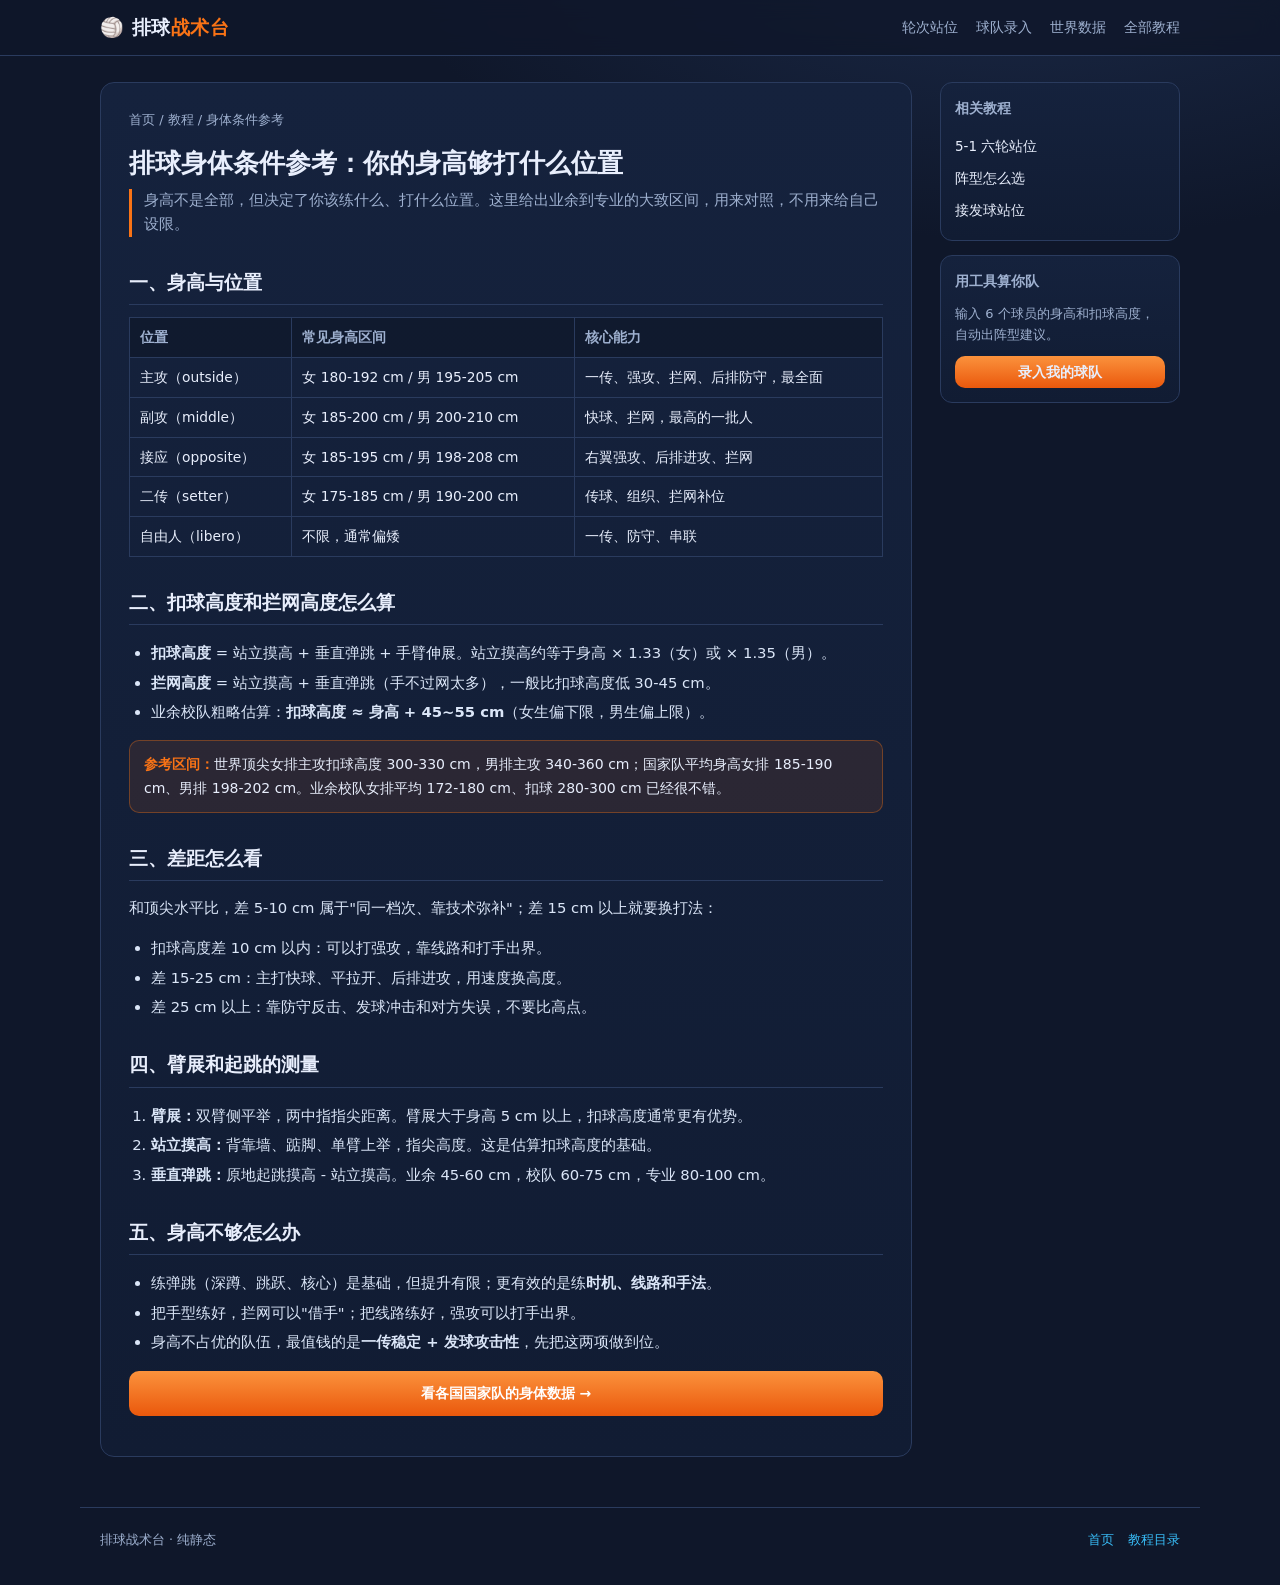
<file: guide/physical-standard.html>
<!DOCTYPE html>
<html lang="zh-CN">
<head>
<meta charset="UTF-8">
<meta name="viewport" content="width=device-width, initial-scale=1">
<title>排球身体条件参考：身高、扣球高度、拦网高度差多少算差距 | 排球战术台</title>
<meta name="description" content="排球身高、扣球高度、拦网高度、臂展的参考区间，男女排业余与专业水平对比，以及不同身高适合打什么位置。">
<link rel="stylesheet" href="../assets/style.css">
<link rel="stylesheet" href="../assets/guide.css">
</head>
<body>
<header class="top"><div class="top-inner"><a class="logo" href="../">🏐 排球<span>战术台</span></a><nav class="nav"><a href="../#court">轮次站位</a><a href="../#team">球队录入</a><a href="../#world">世界数据</a><a href="./">全部教程</a></nav></div></header>

<div class="art-wrap">
<article class="art">
  <div class="crumb"><a href="../">首页</a> / <a href="./">教程</a> / 身体条件参考</div>
  <h1>排球身体条件参考：你的身高够打什么位置</h1>
  <p class="lead">身高不是全部，但决定了你该练什么、打什么位置。这里给出业余到专业的大致区间，用来对照，不用来给自己设限。</p>

  <h2>一、身高与位置</h2>
  <table>
    <thead><tr><th>位置</th><th>常见身高区间</th><th>核心能力</th></tr></thead>
    <tbody>
      <tr><td>主攻（outside）</td><td>女 180-192 cm / 男 195-205 cm</td><td>一传、强攻、拦网、后排防守，最全面</td></tr>
      <tr><td>副攻（middle）</td><td>女 185-200 cm / 男 200-210 cm</td><td>快球、拦网，最高的一批人</td></tr>
      <tr><td>接应（opposite）</td><td>女 185-195 cm / 男 198-208 cm</td><td>右翼强攻、后排进攻、拦网</td></tr>
      <tr><td>二传（setter）</td><td>女 175-185 cm / 男 190-200 cm</td><td>传球、组织、拦网补位</td></tr>
      <tr><td>自由人（libero）</td><td>不限，通常偏矮</td><td>一传、防守、串联</td></tr>
    </tbody>
  </table>

  <h2>二、扣球高度和拦网高度怎么算</h2>
  <ul>
    <li><b>扣球高度</b> = 站立摸高 + 垂直弹跳 + 手臂伸展。站立摸高约等于身高 × 1.33（女）或 × 1.35（男）。</li>
    <li><b>拦网高度</b> = 站立摸高 + 垂直弹跳（手不过网太多），一般比扣球高度低 30-45 cm。</li>
    <li>业余校队粗略估算：<b>扣球高度 ≈ 身高 + 45~55 cm</b>（女生偏下限，男生偏上限）。</li>
  </ul>
  <div class="note"><b>参考区间：</b>世界顶尖女排主攻扣球高度 300-330 cm，男排主攻 340-360 cm；国家队平均身高女排 185-190 cm、男排 198-202 cm。业余校队女排平均 172-180 cm、扣球 280-300 cm 已经很不错。</div>

  <h2>三、差距怎么看</h2>
  <p>和顶尖水平比，差 5-10 cm 属于"同一档次、靠技术弥补"；差 15 cm 以上就要换打法：</p>
  <ul>
    <li>扣球高度差 10 cm 以内：可以打强攻，靠线路和打手出界。</li>
    <li>差 15-25 cm：主打快球、平拉开、后排进攻，用速度换高度。</li>
    <li>差 25 cm 以上：靠防守反击、发球冲击和对方失误，不要比高点。</li>
  </ul>

  <h2>四、臂展和起跳的测量</h2>
  <ol>
    <li><b>臂展：</b>双臂侧平举，两中指指尖距离。臂展大于身高 5 cm 以上，扣球高度通常更有优势。</li>
    <li><b>站立摸高：</b>背靠墙、踮脚、单臂上举，指尖高度。这是估算扣球高度的基础。</li>
    <li><b>垂直弹跳：</b>原地起跳摸高 - 站立摸高。业余 45-60 cm，校队 60-75 cm，专业 80-100 cm。</li>
  </ol>

  <h2>五、身高不够怎么办</h2>
  <ul>
    <li>练弹跳（深蹲、跳跃、核心）是基础，但提升有限；更有效的是练<b>时机、线路和手法</b>。</li>
    <li>把手型练好，拦网可以"借手"；把线路练好，强攻可以打手出界。</li>
    <li>身高不占优的队伍，最值钱的是<b>一传稳定 + 发球攻击性</b>，先把这两项做到位。</li>
  </ul>

  <p><a class="cta" href="../#world">看各国国家队的身体数据 →</a></p>
</article>

<aside class="side">
  <div class="side-card"><h3>相关教程</h3>
    <a href="5-1-rotation.html">5-1 六轮站位</a>
    <a href="6-2-formation.html">阵型怎么选</a>
    <a href="reception-shift.html">接发球站位</a>
  </div>
  <div class="side-card"><h3>用工具算你队</h3>
    <p style="font-size:13px;color:var(--muted);margin:0 0 10px">输入 6 个球员的身高和扣球高度，自动出阵型建议。</p>
    <a class="cta" href="../#team">录入我的球队</a>
  </div>
</aside>
</div>

<footer class="foot"><div>排球战术台 · 纯静态</div><div class="foot-links"><a href="../">首页</a><a href="./">教程目录</a></div></footer>
</body>
</html>
</file>
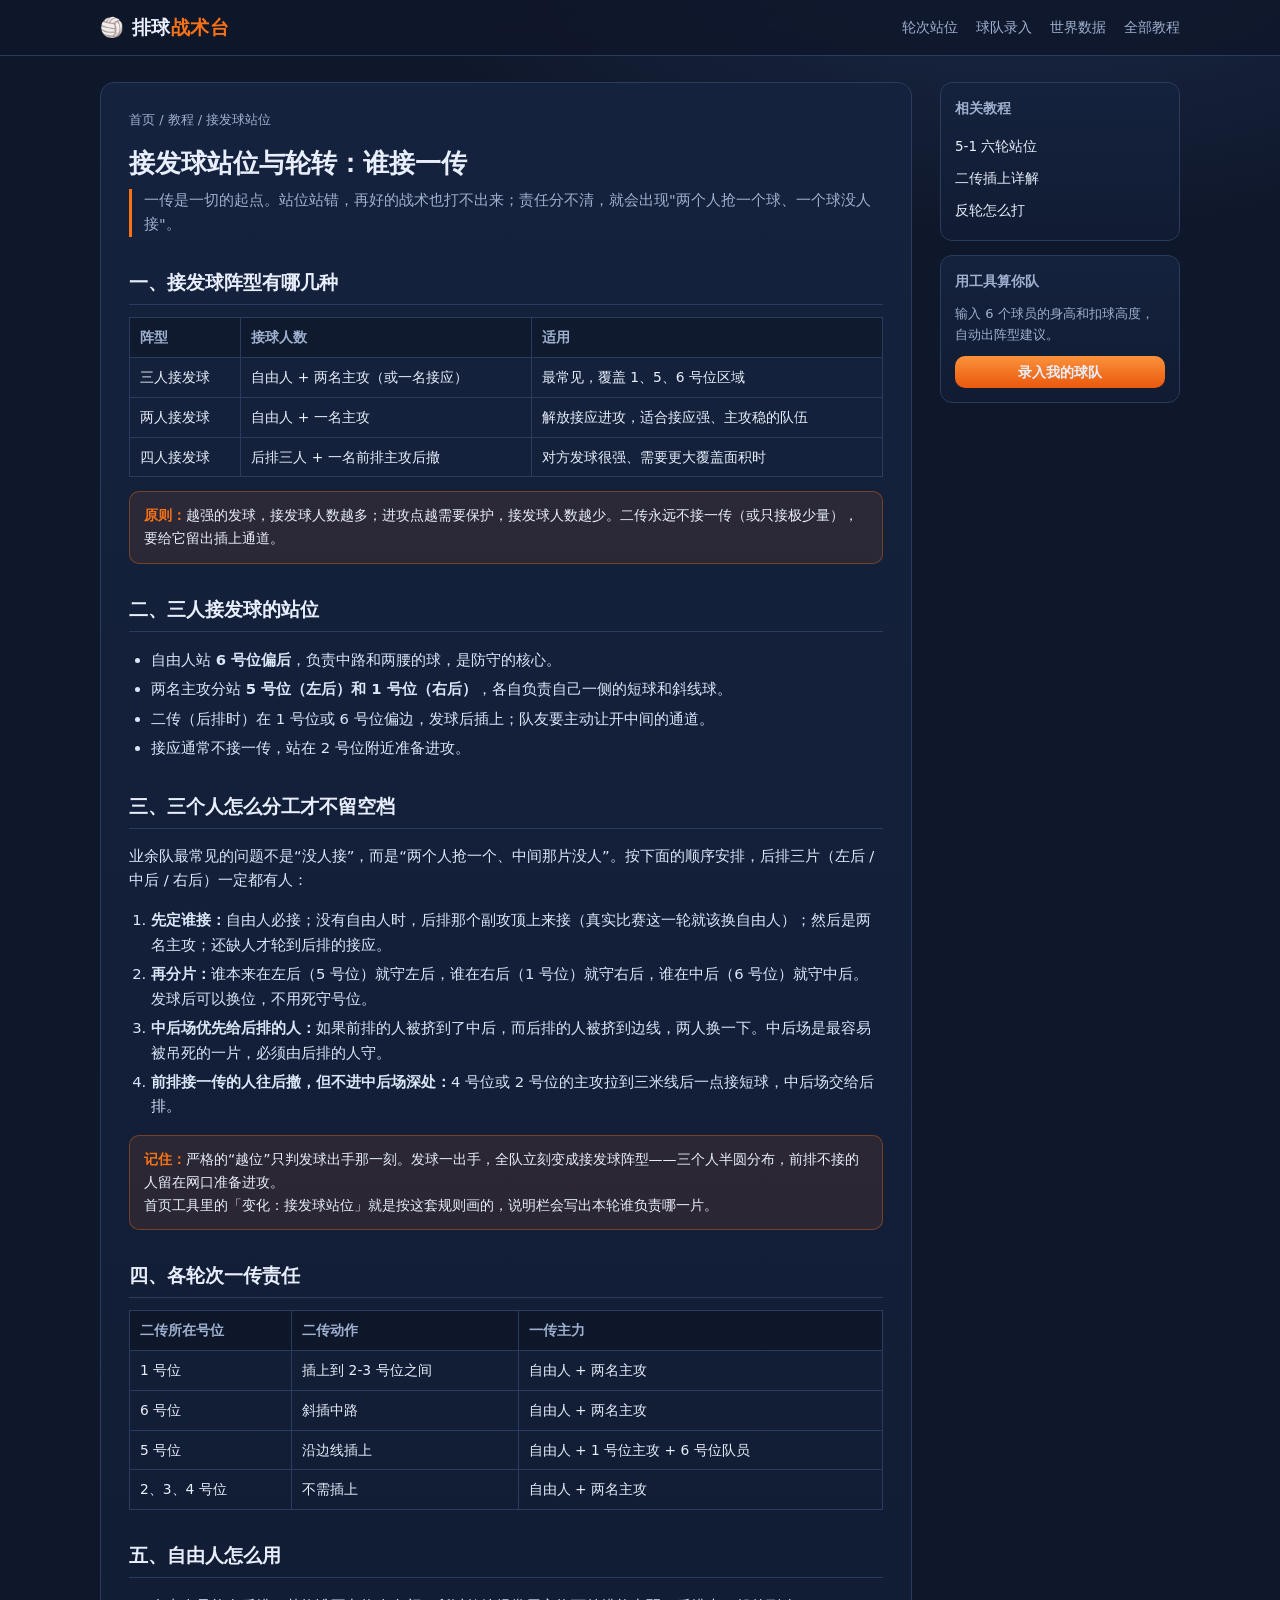
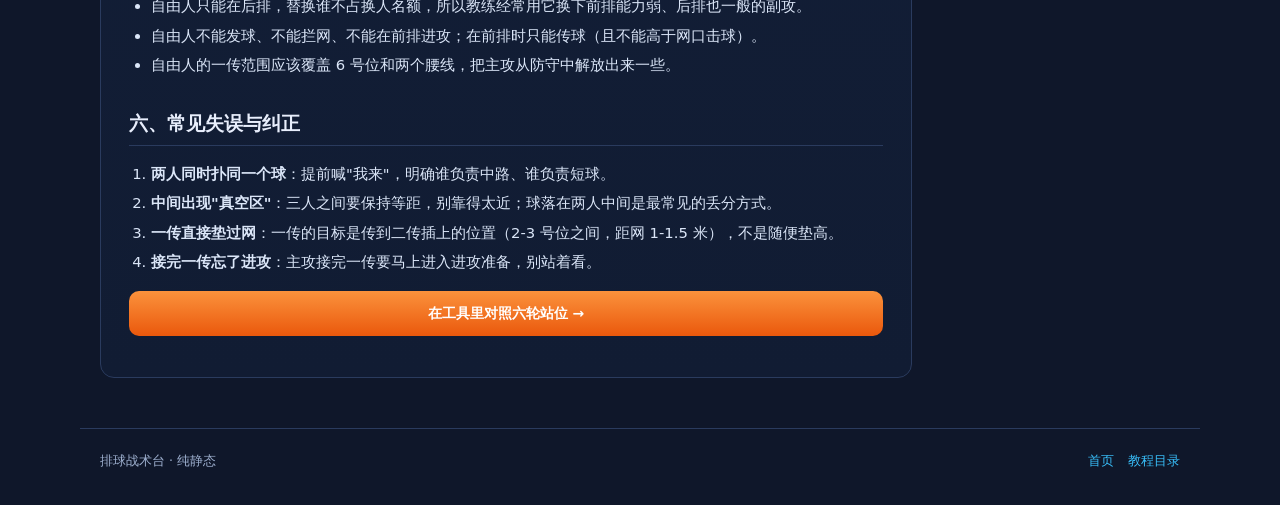
<file: guide/reception-shift.html>
<!DOCTYPE html>
<html lang="zh-CN">
<head>
<meta charset="UTF-8">
<meta name="viewport" content="width=device-width, initial-scale=1">
<title>排球接发球站位与轮转：谁接一传、怎么补位 | 排球战术台</title>
<meta name="description" content="排球接发球阵型（两人、三人、四人接发球）的站位方法、自由人的使用、以及各轮次一传责任分配。">
<link rel="stylesheet" href="../assets/style.css">
<link rel="stylesheet" href="../assets/guide.css">
</head>
<body>
<header class="top"><div class="top-inner"><a class="logo" href="../">🏐 排球<span>战术台</span></a><nav class="nav"><a href="../#court">轮次站位</a><a href="../#team">球队录入</a><a href="../#world">世界数据</a><a href="./">全部教程</a></nav></div></header>

<div class="art-wrap">
<article class="art">
  <div class="crumb"><a href="../">首页</a> / <a href="./">教程</a> / 接发球站位</div>
  <h1>接发球站位与轮转：谁接一传</h1>
  <p class="lead">一传是一切的起点。站位站错，再好的战术也打不出来；责任分不清，就会出现"两个人抢一个球、一个球没人接"。</p>

  <h2>一、接发球阵型有哪几种</h2>
  <table>
    <thead><tr><th>阵型</th><th>接球人数</th><th>适用</th></tr></thead>
    <tbody>
      <tr><td>三人接发球</td><td>自由人 + 两名主攻（或一名接应）</td><td>最常见，覆盖 1、5、6 号位区域</td></tr>
      <tr><td>两人接发球</td><td>自由人 + 一名主攻</td><td>解放接应进攻，适合接应强、主攻稳的队伍</td></tr>
      <tr><td>四人接发球</td><td>后排三人 + 一名前排主攻后撤</td><td>对方发球很强、需要更大覆盖面积时</td></tr>
    </tbody>
  </table>
  <div class="note"><b>原则：</b>越强的发球，接发球人数越多；进攻点越需要保护，接发球人数越少。二传永远不接一传（或只接极少量），要给它留出插上通道。</div>

  <h2>二、三人接发球的站位</h2>
  <ul>
    <li>自由人站 <b>6 号位偏后</b>，负责中路和两腰的球，是防守的核心。</li>
    <li>两名主攻分站 <b>5 号位（左后）和 1 号位（右后）</b>，各自负责自己一侧的短球和斜线球。</li>
    <li>二传（后排时）在 1 号位或 6 号位偏边，发球后插上；队友要主动让开中间的通道。</li>
    <li>接应通常不接一传，站在 2 号位附近准备进攻。</li>
  </ul>

  <h2>三、三个人怎么分工才不留空档</h2>
  <p>业余队最常见的问题不是“没人接”，而是“两个人抢一个、中间那片没人”。按下面的顺序安排，后排三片（左后 / 中后 / 右后）一定都有人：</p>
  <ol>
    <li><b>先定谁接：</b>自由人必接；没有自由人时，后排那个副攻顶上来接（真实比赛这一轮就该换自由人）；然后是两名主攻；还缺人才轮到后排的接应。</li>
    <li><b>再分片：</b>谁本来在左后（5 号位）就守左后，谁在右后（1 号位）就守右后，谁在中后（6 号位）就守中后。发球后可以换位，不用死守号位。</li>
    <li><b>中后场优先给后排的人：</b>如果前排的人被挤到了中后，而后排的人被挤到边线，两人换一下。中后场是最容易被吊死的一片，必须由后排的人守。</li>
    <li><b>前排接一传的人往后撤，但不进中后场深处：</b>4 号位或 2 号位的主攻拉到三米线后一点接短球，中后场交给后排。</li>
  </ol>
  <div class="note"><b>记住：</b>严格的“越位”只判发球出手那一刻。发球一出手，全队立刻变成接发球阵型——三个人半圆分布，前排不接的人留在网口准备进攻。<br>首页工具里的「变化：接发球站位」就是按这套规则画的，说明栏会写出本轮谁负责哪一片。</div>

  <h2>四、各轮次一传责任</h2>
  <table>
    <thead><tr><th>二传所在号位</th><th>二传动作</th><th>一传主力</th></tr></thead>
    <tbody>
      <tr><td>1 号位</td><td>插上到 2-3 号位之间</td><td>自由人 + 两名主攻</td></tr>
      <tr><td>6 号位</td><td>斜插中路</td><td>自由人 + 两名主攻</td></tr>
      <tr><td>5 号位</td><td>沿边线插上</td><td>自由人 + 1 号位主攻 + 6 号位队员</td></tr>
      <tr><td>2、3、4 号位</td><td>不需插上</td><td>自由人 + 两名主攻</td></tr>
    </tbody>
  </table>

  <h2>五、自由人怎么用</h2>
  <ul>
    <li>自由人只能在后排，替换谁不占换人名额，所以教练经常用它换下前排能力弱、后排也一般的副攻。</li>
    <li>自由人不能发球、不能拦网、不能在前排进攻；在前排时只能传球（且不能高于网口击球）。</li>
    <li>自由人的一传范围应该覆盖 6 号位和两个腰线，把主攻从防守中解放出来一些。</li>
  </ul>

  <h2>六、常见失误与纠正</h2>
  <ol>
    <li><b>两人同时扑同一个球</b>：提前喊"我来"，明确谁负责中路、谁负责短球。</li>
    <li><b>中间出现"真空区"</b>：三人之间要保持等距，别靠得太近；球落在两人中间是最常见的丢分方式。</li>
    <li><b>一传直接垫过网</b>：一传的目标是传到二传插上的位置（2-3 号位之间，距网 1-1.5 米），不是随便垫高。</li>
    <li><b>接完一传忘了进攻</b>：主攻接完一传要马上进入进攻准备，别站着看。</li>
  </ol>

  <p><a class="cta" href="../#court">在工具里对照六轮站位 →</a></p>
</article>

<aside class="side">
  <div class="side-card"><h3>相关教程</h3>
    <a href="5-1-rotation.html">5-1 六轮站位</a>
    <a href="setter-penetration.html">二传插上详解</a>
    <a href="opposite-rotation.html">反轮怎么打</a>
  </div>
  <div class="side-card"><h3>用工具算你队</h3>
    <p style="font-size:13px;color:var(--muted);margin:0 0 10px">输入 6 个球员的身高和扣球高度，自动出阵型建议。</p>
    <a class="cta" href="../#team">录入我的球队</a>
  </div>
</aside>
</div>

<footer class="foot"><div>排球战术台 · 纯静态</div><div class="foot-links"><a href="../">首页</a><a href="./">教程目录</a></div></footer>
</body>
</html>
</file>
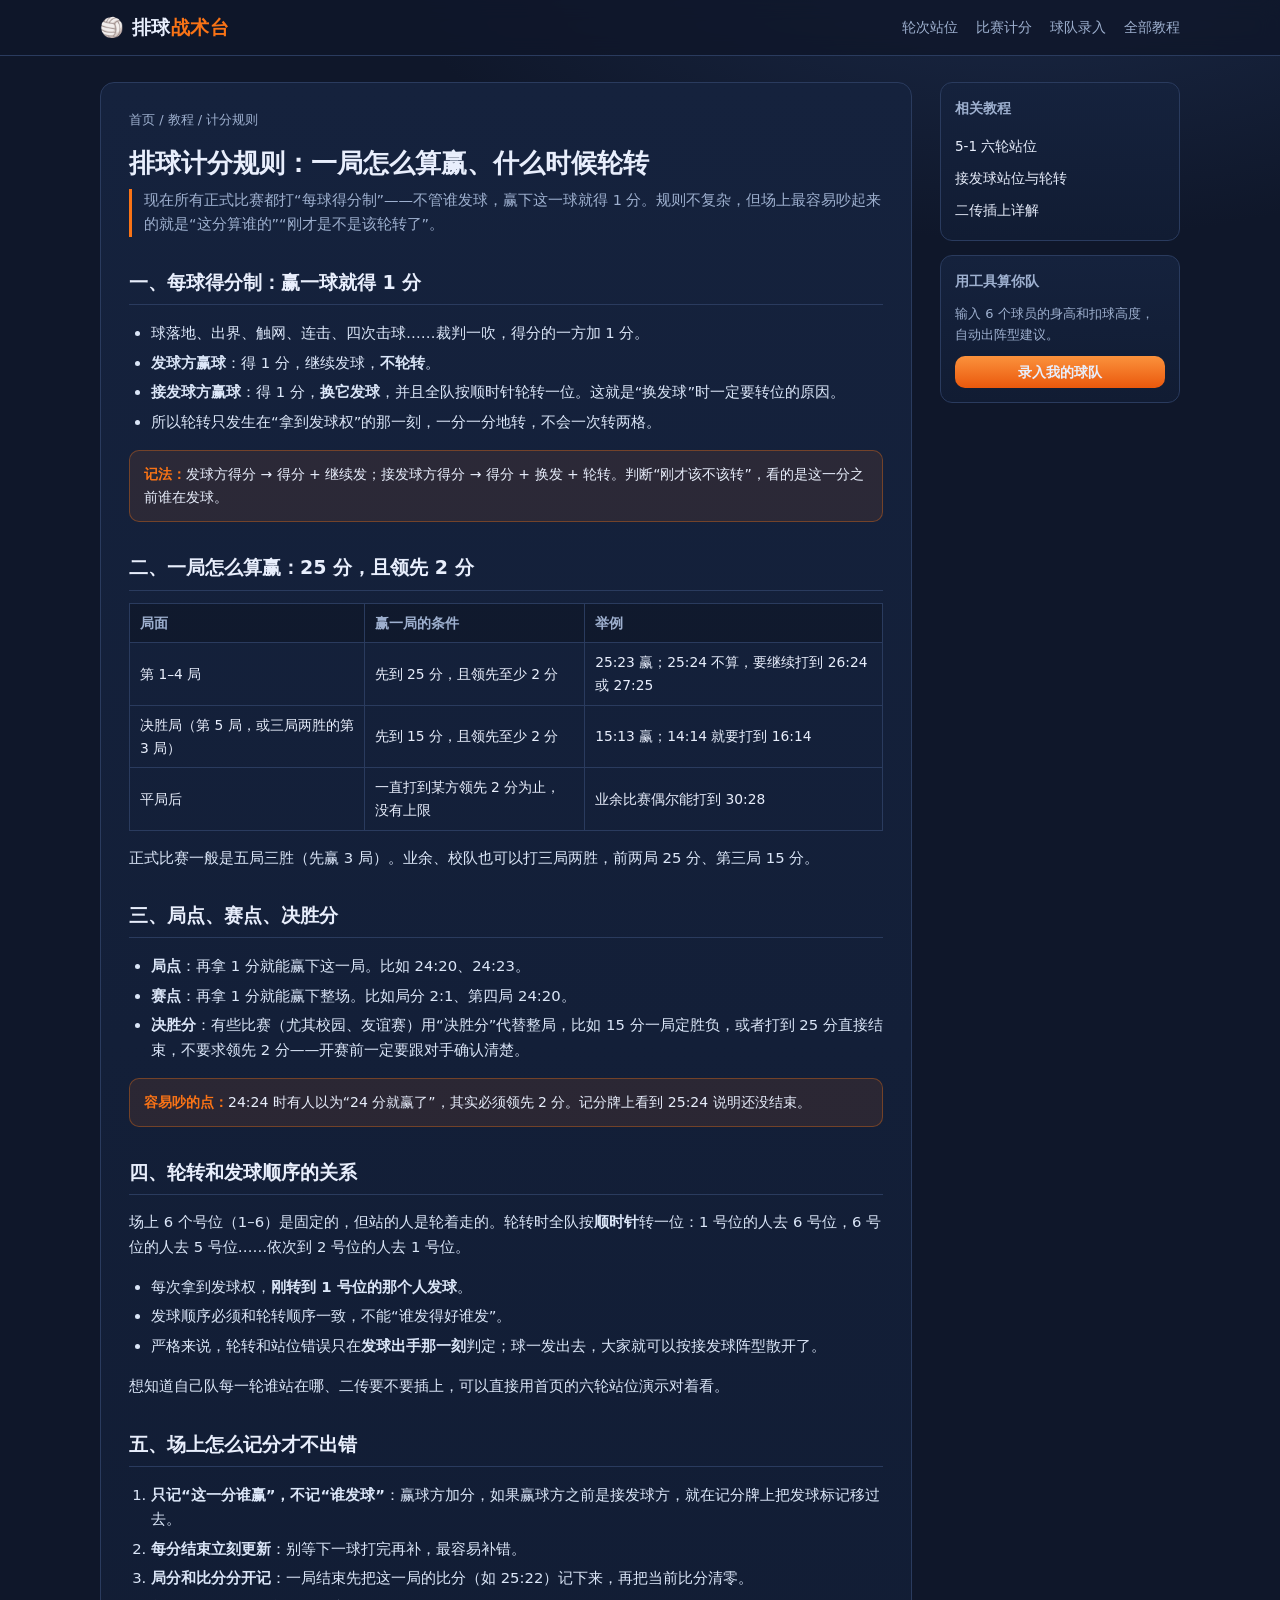
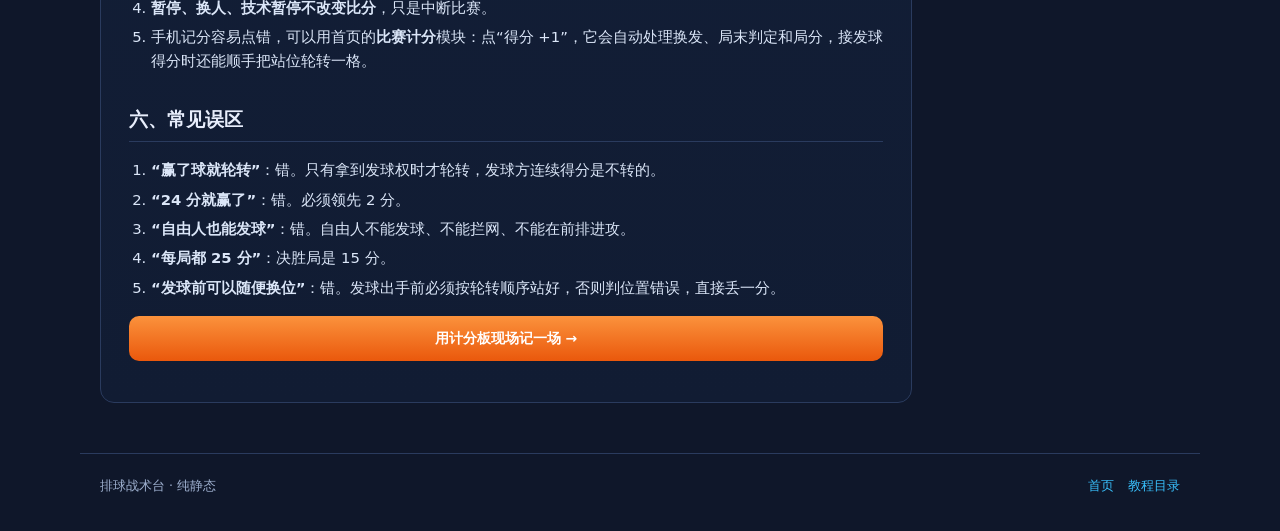
<file: guide/scoring-rules.html>
<!DOCTYPE html>
<html lang="zh-CN">
<head>
<meta charset="UTF-8">
<meta name="viewport" content="width=device-width, initial-scale=1">
<title>排球计分规则：每球得分制、25 分一局、决胜局 15 分 | 排球战术台</title>
<meta name="description" content="排球比赛怎么计分：每球得分制、25 分且领先 2 分才算赢一局、第五局 15 分、什么时候轮转、局点和赛点是什么。附现场计分方法与常见误区。">
<link rel="stylesheet" href="../assets/style.css">
<link rel="stylesheet" href="../assets/guide.css">
</head>
<body>
<header class="top"><div class="top-inner"><a class="logo" href="../">🏐 排球<span>战术台</span></a><nav class="nav"><a href="../#court">轮次站位</a><a href="../#score">比赛计分</a><a href="../#team">球队录入</a><a href="./">全部教程</a></nav></div></header>

<div class="art-wrap">
<article class="art">
  <div class="crumb"><a href="../">首页</a> / <a href="./">教程</a> / 计分规则</div>
  <h1>排球计分规则：一局怎么算赢、什么时候轮转</h1>
  <p class="lead">现在所有正式比赛都打“每球得分制”——不管谁发球，赢下这一球就得 1 分。规则不复杂，但场上最容易吵起来的就是“这分算谁的”“刚才是不是该轮转了”。</p>

  <h2>一、每球得分制：赢一球就得 1 分</h2>
  <ul>
    <li>球落地、出界、触网、连击、四次击球……裁判一吹，得分的一方加 1 分。</li>
    <li><b>发球方赢球</b>：得 1 分，继续发球，<b>不轮转</b>。</li>
    <li><b>接发球方赢球</b>：得 1 分，<b>换它发球</b>，并且全队按顺时针轮转一位。这就是“换发球”时一定要转位的原因。</li>
    <li>所以轮转只发生在“拿到发球权”的那一刻，一分一分地转，不会一次转两格。</li>
  </ul>
  <div class="note"><b>记法：</b>发球方得分 → 得分 + 继续发；接发球方得分 → 得分 + 换发 + 轮转。判断“刚才该不该转”，看的是这一分之前谁在发球。</div>

  <h2>二、一局怎么算赢：25 分，且领先 2 分</h2>
  <table>
    <thead><tr><th>局面</th><th>赢一局的条件</th><th>举例</th></tr></thead>
    <tbody>
      <tr><td>第 1–4 局</td><td>先到 25 分，且领先至少 2 分</td><td>25:23 赢；25:24 不算，要继续打到 26:24 或 27:25</td></tr>
      <tr><td>决胜局（第 5 局，或三局两胜的第 3 局）</td><td>先到 15 分，且领先至少 2 分</td><td>15:13 赢；14:14 就要打到 16:14</td></tr>
      <tr><td>平局后</td><td>一直打到某方领先 2 分为止，没有上限</td><td>业余比赛偶尔能打到 30:28</td></tr>
    </tbody>
  </table>
  <p>正式比赛一般是五局三胜（先赢 3 局）。业余、校队也可以打三局两胜，前两局 25 分、第三局 15 分。</p>

  <h2>三、局点、赛点、决胜分</h2>
  <ul>
    <li><b>局点</b>：再拿 1 分就能赢下这一局。比如 24:20、24:23。</li>
    <li><b>赛点</b>：再拿 1 分就能赢下整场。比如局分 2:1、第四局 24:20。</li>
    <li><b>决胜分</b>：有些比赛（尤其校园、友谊赛）用“决胜分”代替整局，比如 15 分一局定胜负，或者打到 25 分直接结束，不要求领先 2 分——开赛前一定要跟对手确认清楚。</li>
  </ul>
  <div class="note"><b>容易吵的点：</b>24:24 时有人以为“24 分就赢了”，其实必须领先 2 分。记分牌上看到 25:24 说明还没结束。</div>

  <h2>四、轮转和发球顺序的关系</h2>
  <p>场上 6 个号位（1–6）是固定的，但站的人是轮着走的。轮转时全队按<b>顺时针</b>转一位：1 号位的人去 6 号位，6 号位的人去 5 号位……依次到 2 号位的人去 1 号位。</p>
  <ul>
    <li>每次拿到发球权，<b>刚转到 1 号位的那个人发球</b>。</li>
    <li>发球顺序必须和轮转顺序一致，不能“谁发得好谁发”。</li>
    <li>严格来说，轮转和站位错误只在<b>发球出手那一刻</b>判定；球一发出去，大家就可以按接发球阵型散开了。</li>
  </ul>
  <p>想知道自己队每一轮谁站在哪、二传要不要插上，可以直接用首页的六轮站位演示对着看。</p>

  <h2>五、场上怎么记分才不出错</h2>
  <ol>
    <li><b>只记“这一分谁赢”，不记“谁发球”</b>：赢球方加分，如果赢球方之前是接发球方，就在记分牌上把发球标记移过去。</li>
    <li><b>每分结束立刻更新</b>：别等下一球打完再补，最容易补错。</li>
    <li><b>局分和比分分开记</b>：一局结束先把这一局的比分（如 25:22）记下来，再把当前比分清零。</li>
    <li><b>暂停、换人、技术暂停不改变比分</b>，只是中断比赛。</li>
    <li>手机记分容易点错，可以用首页的<b>比赛计分</b>模块：点“得分 +1”，它会自动处理换发、局末判定和局分，接发球得分时还能顺手把站位轮转一格。</li>
  </ol>

  <h2>六、常见误区</h2>
  <ol>
    <li><b>“赢了球就轮转”</b>：错。只有拿到发球权时才轮转，发球方连续得分是不转的。</li>
    <li><b>“24 分就赢了”</b>：错。必须领先 2 分。</li>
    <li><b>“自由人也能发球”</b>：错。自由人不能发球、不能拦网、不能在前排进攻。</li>
    <li><b>“每局都 25 分”</b>：决胜局是 15 分。</li>
    <li><b>“发球前可以随便换位”</b>：错。发球出手前必须按轮转顺序站好，否则判位置错误，直接丢一分。</li>
  </ol>

  <p><a class="cta" href="../#score">用计分板现场记一场 →</a></p>
</article>

<aside class="side">
  <div class="side-card"><h3>相关教程</h3>
    <a href="5-1-rotation.html">5-1 六轮站位</a>
    <a href="reception-shift.html">接发球站位与轮转</a>
    <a href="setter-penetration.html">二传插上详解</a>
  </div>
  <div class="side-card"><h3>用工具算你队</h3>
    <p style="font-size:13px;color:var(--muted);margin:0 0 10px">输入 6 个球员的身高和扣球高度，自动出阵型建议。</p>
    <a class="cta" href="../#team">录入我的球队</a>
  </div>
</aside>
</div>

<footer class="foot"><div>排球战术台 · 纯静态</div><div class="foot-links"><a href="../">首页</a><a href="./">教程目录</a></div></footer>
</body>
</html>
</file>
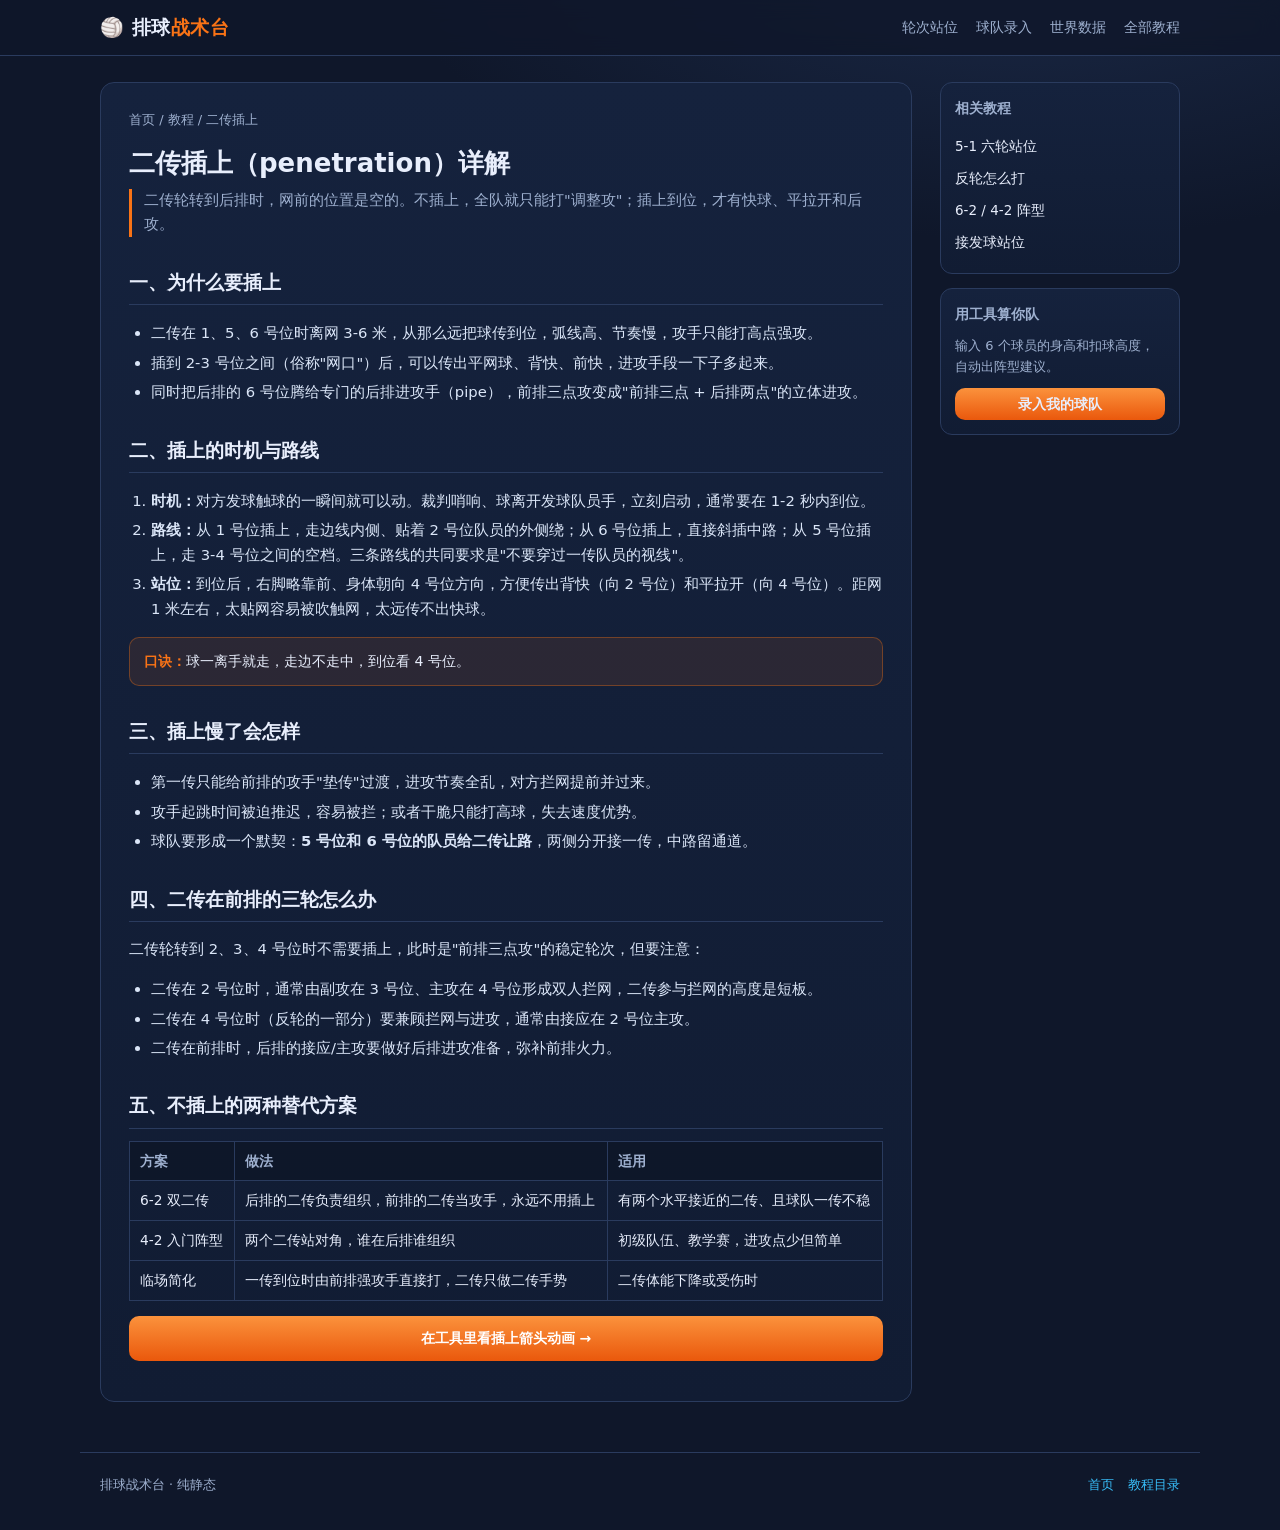
<file: guide/setter-penetration.html>
<!DOCTYPE html>
<html lang="zh-CN">
<head>
<meta charset="UTF-8">
<meta name="viewport" content="width=device-width, initial-scale=1">
<title>二传插上（penetration）详解：什么时候插、怎么跑 | 排球战术台</title>
<meta name="description" content="排球二传插上的完整说明：二传在后排时为什么必须插上、三条插上路线、插上慢的后果，以及不插上的两种替代方案。">
<link rel="stylesheet" href="../assets/style.css">
<link rel="stylesheet" href="../assets/guide.css">
</head>
<body>
<header class="top"><div class="top-inner"><a class="logo" href="../">🏐 排球<span>战术台</span></a><nav class="nav"><a href="../#court">轮次站位</a><a href="../#team">球队录入</a><a href="../#world">世界数据</a><a href="./">全部教程</a></nav></div></header>

<div class="art-wrap">
<article class="art">
  <div class="crumb"><a href="../">首页</a> / <a href="./">教程</a> / 二传插上</div>
  <h1>二传插上（penetration）详解</h1>
  <p class="lead">二传轮转到后排时，网前的位置是空的。不插上，全队就只能打"调整攻"；插上到位，才有快球、平拉开和后攻。</p>

  <h2>一、为什么要插上</h2>
  <ul>
    <li>二传在 1、5、6 号位时离网 3-6 米，从那么远把球传到位，弧线高、节奏慢，攻手只能打高点强攻。</li>
    <li>插到 2-3 号位之间（俗称"网口"）后，可以传出平网球、背快、前快，进攻手段一下子多起来。</li>
    <li>同时把后排的 6 号位腾给专门的后排进攻手（pipe），前排三点攻变成"前排三点 + 后排两点"的立体进攻。</li>
  </ul>

  <h2>二、插上的时机与路线</h2>
  <ol>
    <li><b>时机：</b>对方发球触球的一瞬间就可以动。裁判哨响、球离开发球队员手，立刻启动，通常要在 1-2 秒内到位。</li>
    <li><b>路线：</b>从 1 号位插上，走边线内侧、贴着 2 号位队员的外侧绕；从 6 号位插上，直接斜插中路；从 5 号位插上，走 3-4 号位之间的空档。三条路线的共同要求是"不要穿过一传队员的视线"。</li>
    <li><b>站位：</b>到位后，右脚略靠前、身体朝向 4 号位方向，方便传出背快（向 2 号位）和平拉开（向 4 号位）。距网 1 米左右，太贴网容易被吹触网，太远传不出快球。</li>
  </ol>
  <div class="note"><b>口诀：</b>球一离手就走，走边不走中，到位看 4 号位。</div>

  <h2>三、插上慢了会怎样</h2>
  <ul>
    <li>第一传只能给前排的攻手"垫传"过渡，进攻节奏全乱，对方拦网提前并过来。</li>
    <li>攻手起跳时间被迫推迟，容易被拦；或者干脆只能打高球，失去速度优势。</li>
    <li>球队要形成一个默契：<b>5 号位和 6 号位的队员给二传让路</b>，两侧分开接一传，中路留通道。</li>
  </ul>

  <h2>四、二传在前排的三轮怎么办</h2>
  <p>二传轮转到 2、3、4 号位时不需要插上，此时是"前排三点攻"的稳定轮次，但要注意：</p>
  <ul>
    <li>二传在 2 号位时，通常由副攻在 3 号位、主攻在 4 号位形成双人拦网，二传参与拦网的高度是短板。</li>
    <li>二传在 4 号位时（反轮的一部分）要兼顾拦网与进攻，通常由接应在 2 号位主攻。</li>
    <li>二传在前排时，后排的接应/主攻要做好后排进攻准备，弥补前排火力。</li>
  </ul>

  <h2>五、不插上的两种替代方案</h2>
  <table>
    <thead><tr><th>方案</th><th>做法</th><th>适用</th></tr></thead>
    <tbody>
      <tr><td>6-2 双二传</td><td>后排的二传负责组织，前排的二传当攻手，永远不用插上</td><td>有两个水平接近的二传、且球队一传不稳</td></tr>
      <tr><td>4-2 入门阵型</td><td>两个二传站对角，谁在后排谁组织</td><td>初级队伍、教学赛，进攻点少但简单</td></tr>
      <tr><td>临场简化</td><td>一传到位时由前排强攻手直接打，二传只做二传手势</td><td>二传体能下降或受伤时</td></tr>
    </tbody>
  </table>

  <p><a class="cta" href="../#court">在工具里看插上箭头动画 →</a></p>
</article>

<aside class="side">
  <div class="side-card"><h3>相关教程</h3>
    <a href="5-1-rotation.html">5-1 六轮站位</a>
    <a href="opposite-rotation.html">反轮怎么打</a>
    <a href="6-2-formation.html">6-2 / 4-2 阵型</a>
    <a href="reception-shift.html">接发球站位</a>
  </div>
  <div class="side-card"><h3>用工具算你队</h3>
    <p style="font-size:13px;color:var(--muted);margin:0 0 10px">输入 6 个球员的身高和扣球高度，自动出阵型建议。</p>
    <a class="cta" href="../#team">录入我的球队</a>
  </div>
</aside>
</div>

<footer class="foot"><div>排球战术台 · 纯静态</div><div class="foot-links"><a href="../">首页</a><a href="./">教程目录</a></div></footer>
</body>
</html>
</file>
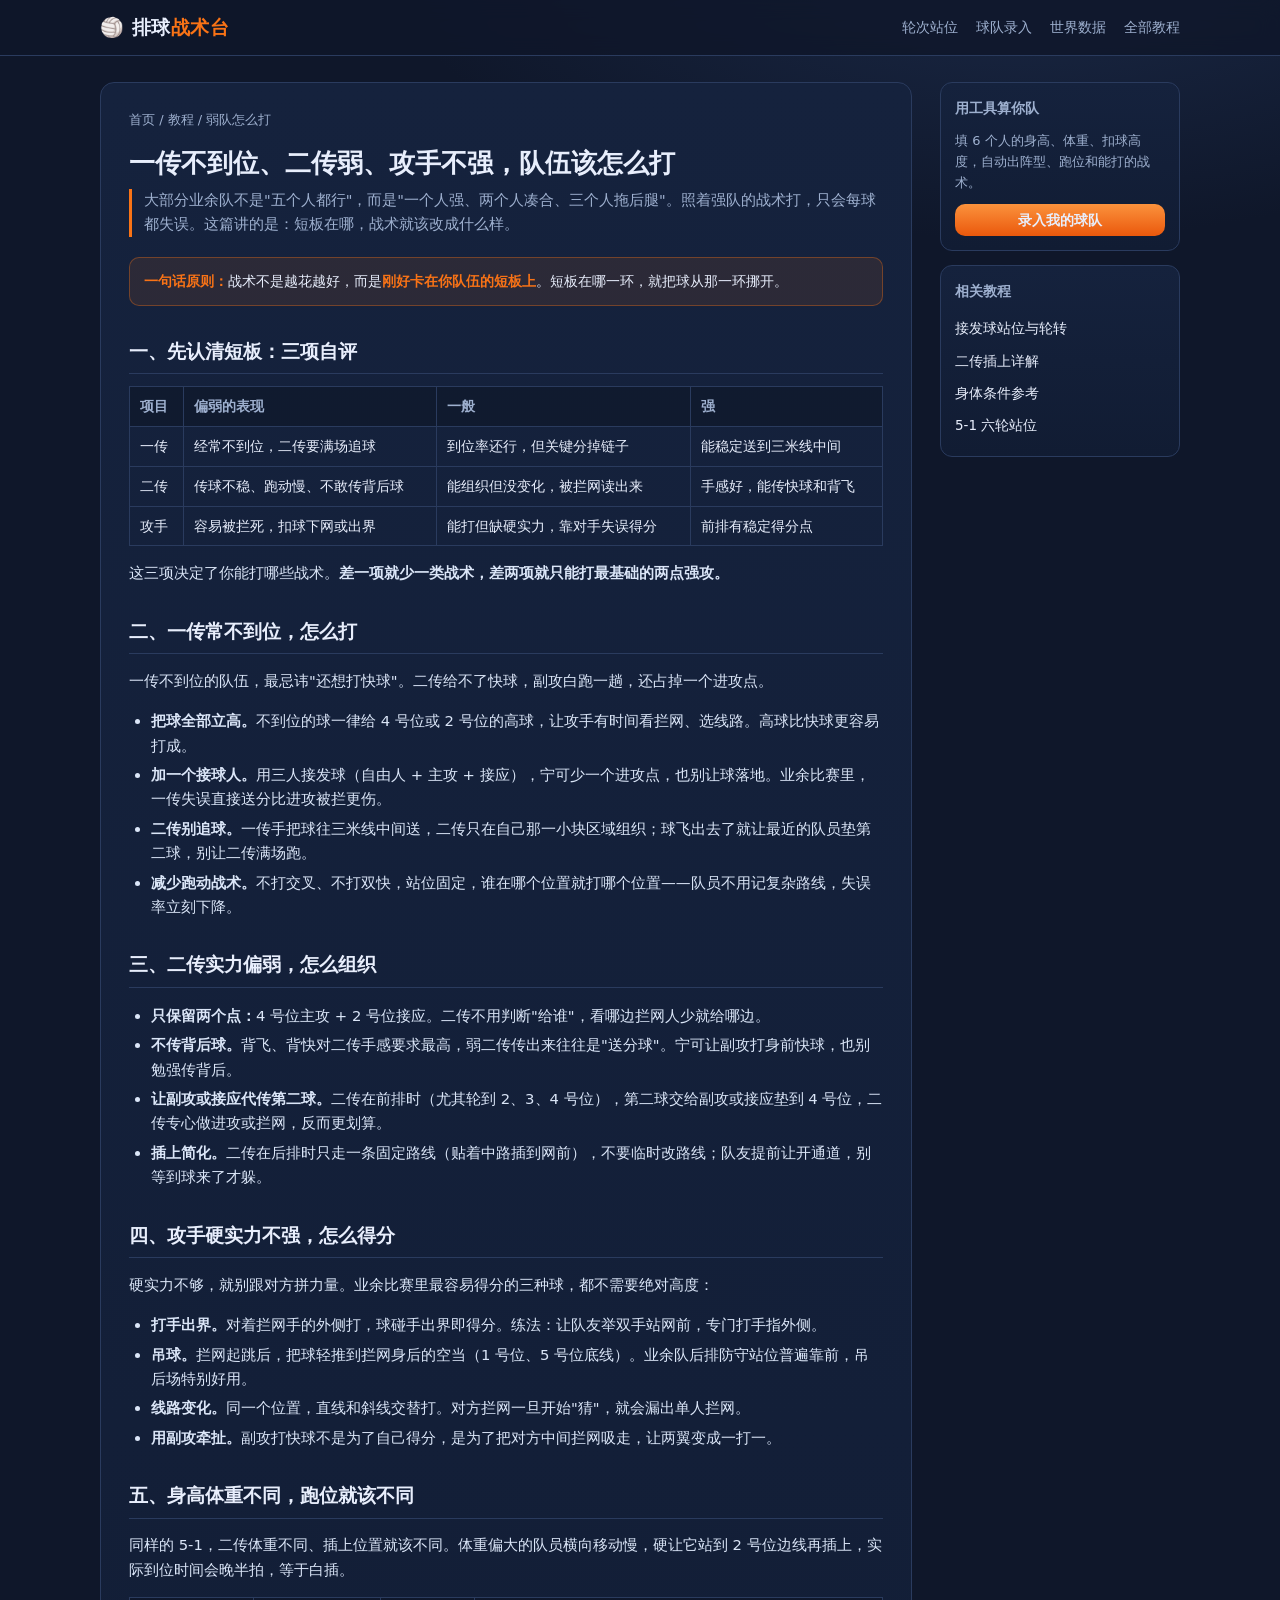
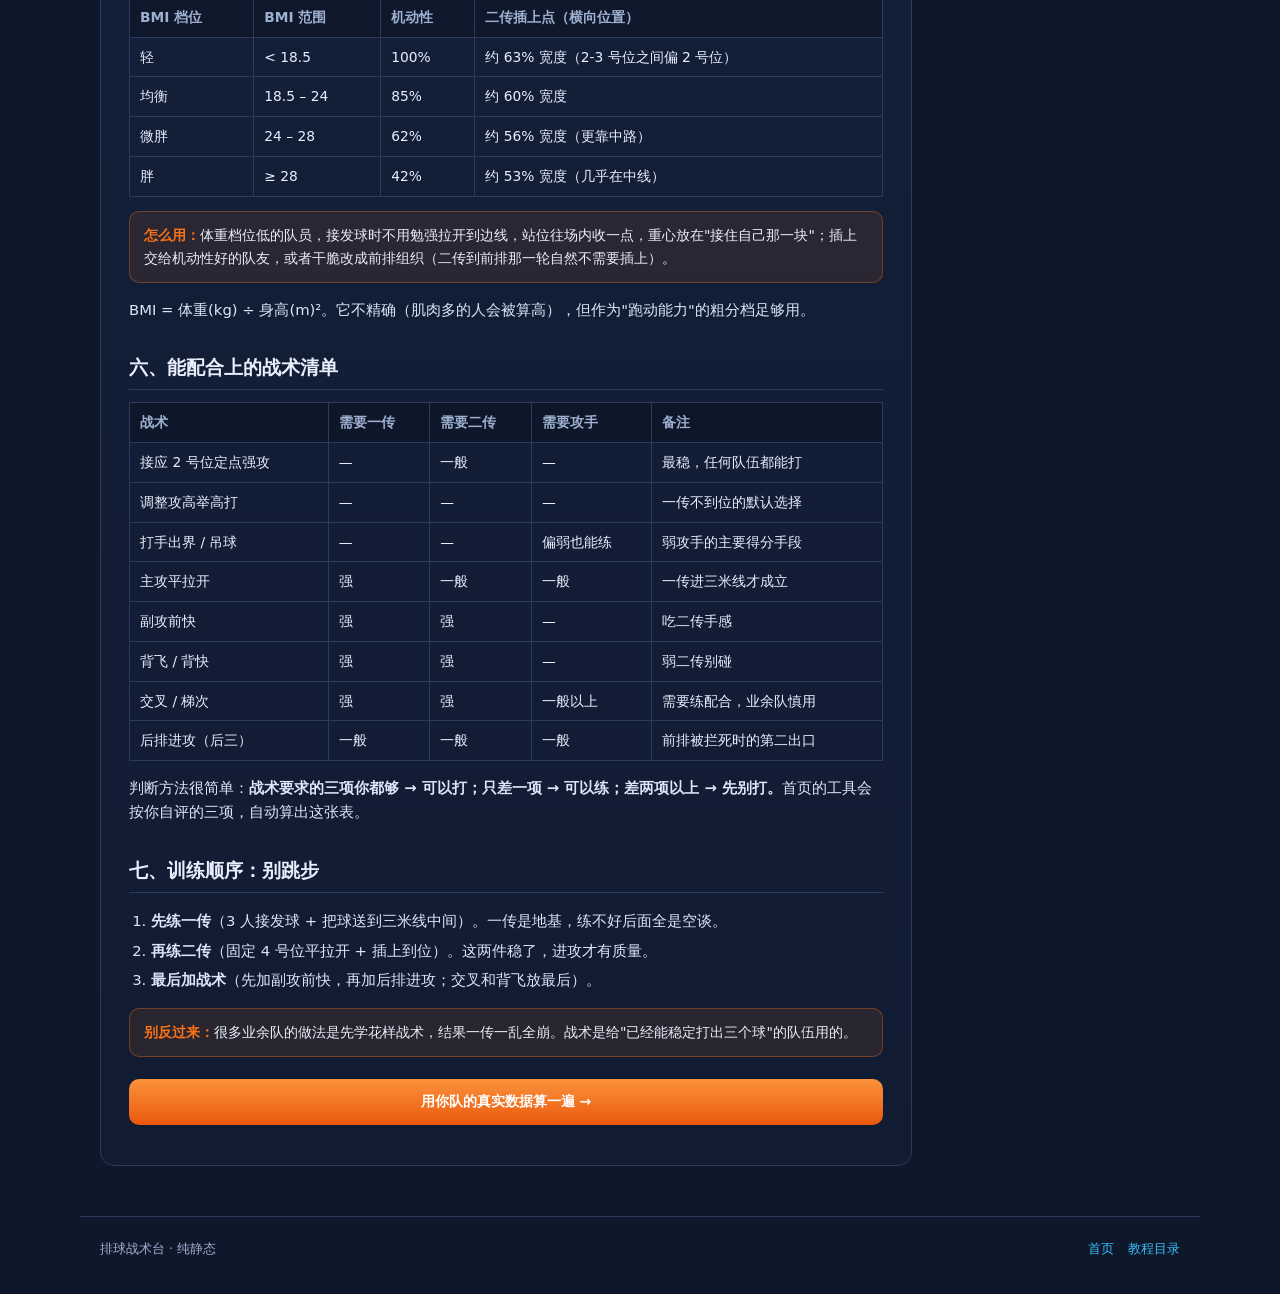
<file: guide/weak-team-tactics.html>
<!DOCTYPE html>
<html lang="zh-CN">
<head>
<meta charset="UTF-8">
<meta name="viewport" content="width=device-width, initial-scale=1">
<title>一传不到位、二传弱、攻手不强，业余排球队怎么打 | 排球战术台</title>
<meta name="description" content="一传不到位怎么打、二传实力偏弱怎么组织、攻手硬实力不足怎么得分，以及按身高体重（BMI）调整跑位的方法和能配合上的战术清单。">
<link rel="stylesheet" href="../assets/style.css">
<link rel="stylesheet" href="../assets/guide.css">
</head>
<body>
<header class="top"><div class="top-inner"><a class="logo" href="../">🏐 排球<span>战术台</span></a><nav class="nav"><a href="../#court">轮次站位</a><a href="../#team">球队录入</a><a href="../#world">世界数据</a><a href="./">全部教程</a></nav></div></header>

<div class="art-wrap">
<article class="art">
  <div class="crumb"><a href="../">首页</a> / <a href="./">教程</a> / 弱队怎么打</div>
  <h1>一传不到位、二传弱、攻手不强，队伍该怎么打</h1>
  <p class="lead">大部分业余队不是"五个人都行"，而是"一个人强、两个人凑合、三个人拖后腿"。照着强队的战术打，只会每球都失误。这篇讲的是：短板在哪，战术就该改成什么样。</p>

  <div class="note"><b>一句话原则：</b>战术不是越花越好，而是<b>刚好卡在你队伍的短板上</b>。短板在哪一环，就把球从那一环挪开。</div>

  <h2>一、先认清短板：三项自评</h2>
  <table>
    <thead><tr><th>项目</th><th>偏弱的表现</th><th>一般</th><th>强</th></tr></thead>
    <tbody>
      <tr><td>一传</td><td>经常不到位，二传要满场追球</td><td>到位率还行，但关键分掉链子</td><td>能稳定送到三米线中间</td></tr>
      <tr><td>二传</td><td>传球不稳、跑动慢、不敢传背后球</td><td>能组织但没变化，被拦网读出来</td><td>手感好，能传快球和背飞</td></tr>
      <tr><td>攻手</td><td>容易被拦死，扣球下网或出界</td><td>能打但缺硬实力，靠对手失误得分</td><td>前排有稳定得分点</td></tr>
    </tbody>
  </table>
  <p>这三项决定了你能打哪些战术。<b>差一项就少一类战术，差两项就只能打最基础的两点强攻。</b></p>

  <h2>二、一传常不到位，怎么打</h2>
  <p>一传不到位的队伍，最忌讳"还想打快球"。二传给不了快球，副攻白跑一趟，还占掉一个进攻点。</p>
  <ul>
    <li><b>把球全部立高。</b>不到位的球一律给 4 号位或 2 号位的高球，让攻手有时间看拦网、选线路。高球比快球更容易打成。</li>
    <li><b>加一个接球人。</b>用三人接发球（自由人 + 主攻 + 接应），宁可少一个进攻点，也别让球落地。业余比赛里，一传失误直接送分比进攻被拦更伤。</li>
    <li><b>二传别追球。</b>一传手把球往三米线中间送，二传只在自己那一小块区域组织；球飞出去了就让最近的队员垫第二球，别让二传满场跑。</li>
    <li><b>减少跑动战术。</b>不打交叉、不打双快，站位固定，谁在哪个位置就打哪个位置——队员不用记复杂路线，失误率立刻下降。</li>
  </ul>

  <h2>三、二传实力偏弱，怎么组织</h2>
  <ul>
    <li><b>只保留两个点：</b>4 号位主攻 + 2 号位接应。二传不用判断"给谁"，看哪边拦网人少就给哪边。</li>
    <li><b>不传背后球。</b>背飞、背快对二传手感要求最高，弱二传传出来往往是"送分球"。宁可让副攻打身前快球，也别勉强传背后。</li>
    <li><b>让副攻或接应代传第二球。</b>二传在前排时（尤其轮到 2、3、4 号位），第二球交给副攻或接应垫到 4 号位，二传专心做进攻或拦网，反而更划算。</li>
    <li><b>插上简化。</b>二传在后排时只走一条固定路线（贴着中路插到网前），不要临时改路线；队友提前让开通道，别等到球来了才躲。</li>
  </ul>

  <h2>四、攻手硬实力不强，怎么得分</h2>
  <p>硬实力不够，就别跟对方拼力量。业余比赛里最容易得分的三种球，都不需要绝对高度：</p>
  <ul>
    <li><b>打手出界。</b>对着拦网手的外侧打，球碰手出界即得分。练法：让队友举双手站网前，专门打手指外侧。</li>
    <li><b>吊球。</b>拦网起跳后，把球轻推到拦网身后的空当（1 号位、5 号位底线）。业余队后排防守站位普遍靠前，吊后场特别好用。</li>
    <li><b>线路变化。</b>同一个位置，直线和斜线交替打。对方拦网一旦开始"猜"，就会漏出单人拦网。</li>
    <li><b>用副攻牵扯。</b>副攻打快球不是为了自己得分，是为了把对方中间拦网吸走，让两翼变成一打一。</li>
  </ul>

  <h2>五、身高体重不同，跑位就该不同</h2>
  <p>同样的 5-1，二传体重不同、插上位置就该不同。体重偏大的队员横向移动慢，硬让它站到 2 号位边线再插上，实际到位时间会晚半拍，等于白插。</p>
  <table>
    <thead><tr><th>BMI 档位</th><th>BMI 范围</th><th>机动性</th><th>二传插上点（横向位置）</th></tr></thead>
    <tbody>
      <tr><td>轻</td><td>&lt; 18.5</td><td>100%</td><td>约 63% 宽度（2-3 号位之间偏 2 号位）</td></tr>
      <tr><td>均衡</td><td>18.5 – 24</td><td>85%</td><td>约 60% 宽度</td></tr>
      <tr><td>微胖</td><td>24 – 28</td><td>62%</td><td>约 56% 宽度（更靠中路）</td></tr>
      <tr><td>胖</td><td>≥ 28</td><td>42%</td><td>约 53% 宽度（几乎在中线）</td></tr>
    </tbody>
  </table>
  <div class="note"><b>怎么用：</b>体重档位低的队员，接发球时不用勉强拉开到边线，站位往场内收一点，重心放在"接住自己那一块"；插上交给机动性好的队友，或者干脆改成前排组织（二传到前排那一轮自然不需要插上）。</div>
  <p>BMI = 体重(kg) ÷ 身高(m)²。它不精确（肌肉多的人会被算高），但作为"跑动能力"的粗分档足够用。</p>

  <h2>六、能配合上的战术清单</h2>
  <table>
    <thead><tr><th>战术</th><th>需要一传</th><th>需要二传</th><th>需要攻手</th><th>备注</th></tr></thead>
    <tbody>
      <tr><td>接应 2 号位定点强攻</td><td>—</td><td>一般</td><td>—</td><td>最稳，任何队伍都能打</td></tr>
      <tr><td>调整攻高举高打</td><td>—</td><td>—</td><td>—</td><td>一传不到位的默认选择</td></tr>
      <tr><td>打手出界 / 吊球</td><td>—</td><td>—</td><td>偏弱也能练</td><td>弱攻手的主要得分手段</td></tr>
      <tr><td>主攻平拉开</td><td>强</td><td>一般</td><td>一般</td><td>一传进三米线才成立</td></tr>
      <tr><td>副攻前快</td><td>强</td><td>强</td><td>—</td><td>吃二传手感</td></tr>
      <tr><td>背飞 / 背快</td><td>强</td><td>强</td><td>—</td><td>弱二传别碰</td></tr>
      <tr><td>交叉 / 梯次</td><td>强</td><td>强</td><td>一般以上</td><td>需要练配合，业余队慎用</td></tr>
      <tr><td>后排进攻（后三）</td><td>一般</td><td>一般</td><td>一般</td><td>前排被拦死时的第二出口</td></tr>
    </tbody>
  </table>
  <p>判断方法很简单：<b>战术要求的三项你都够 → 可以打；只差一项 → 可以练；差两项以上 → 先别打。</b>首页的工具会按你自评的三项，自动算出这张表。</p>

  <h2>七、训练顺序：别跳步</h2>
  <ol>
    <li><b>先练一传</b>（3 人接发球 + 把球送到三米线中间）。一传是地基，练不好后面全是空谈。</li>
    <li><b>再练二传</b>（固定 4 号位平拉开 + 插上到位）。这两件稳了，进攻才有质量。</li>
    <li><b>最后加战术</b>（先加副攻前快，再加后排进攻；交叉和背飞放最后）。</li>
  </ol>
  <div class="note"><b>别反过来：</b>很多业余队的做法是先学花样战术，结果一传一乱全崩。战术是给"已经能稳定打出三个球"的队伍用的。</div>

  <p style="margin-top:22px"><a class="cta" href="../#team">用你队的真实数据算一遍 →</a></p>
</article>

<aside class="side">
  <div class="side-card"><h3>用工具算你队</h3>
    <p style="font-size:13px;color:var(--muted);margin:0 0 10px">填 6 个人的身高、体重、扣球高度，自动出阵型、跑位和能打的战术。</p>
    <a class="cta" href="../#team">录入我的球队</a>
  </div>
  <div class="side-card"><h3>相关教程</h3>
    <a href="reception-shift.html">接发球站位与轮转</a>
    <a href="setter-penetration.html">二传插上详解</a>
    <a href="physical-standard.html">身体条件参考</a>
    <a href="5-1-rotation.html">5-1 六轮站位</a>
  </div>
</aside>
</div>

<footer class="foot"><div>排球战术台 · 纯静态</div><div class="foot-links"><a href="../">首页</a><a href="./">教程目录</a></div></footer>
</body>
</html>
</file>
<file: assets/style.css>
/* 排球战术台 - 零依赖样式 */
:root{
  --bg:#0f172a;
  --bg-2:#111c33;
  --panel:#15223d;
  --panel-2:#1b2c4d;
  --line:#2a3b5e;
  --text:#e8eefc;
  --muted:#9eb0cf;
  --accent:#f97316;
  --accent-2:#38bdf8;
  --green:#22c55e;
  --red:#ef4444;
  --setter:#fbbf24;
  --outside:#38bdf8;
  --middle:#a78bfa;
  --opposite:#f472b6;
  --libero:#34d399;
  --radius:14px;
}
*{box-sizing:border-box}
html{scroll-behavior:smooth}
body{
  margin:0;background:radial-gradient(1200px 600px at 80% -10%,#1c2b4a 0%,var(--bg) 55%) fixed,var(--bg);
  color:var(--text);font:16px/1.65 "PingFang SC","Microsoft YaHei","Hiragino Sans GB",system-ui,-apple-system,"Segoe UI",sans-serif;
}
a{color:var(--accent-2);text-decoration:none}
a:hover{text-decoration:underline}
.top{position:sticky;top:0;z-index:20;background:rgba(15,23,42,.82);backdrop-filter:blur(10px);border-bottom:1px solid var(--line)}
.top-inner{max-width:1120px;margin:0 auto;display:flex;align-items:center;gap:24px;padding:12px 20px}
.logo{font-weight:800;font-size:19px;color:var(--text);letter-spacing:.5px}
.logo span{color:var(--accent)}
.nav{margin-left:auto;display:flex;gap:18px;flex-wrap:wrap}
.nav a{color:var(--muted);font-size:14px}
.nav a:hover{color:var(--text);text-decoration:none}
main{max-width:1120px;margin:0 auto;padding:8px 20px 40px}
.hero{padding:48px 0 28px}
.hero h1{font-size:34px;line-height:1.35;margin:0 0 14px;letter-spacing:.5px}
.hero .sub{color:var(--muted);max-width:760px;margin:0 0 22px}
.hero-actions{display:flex;gap:12px;flex-wrap:wrap}
.btn{display:inline-block;border:none;cursor:pointer;border-radius:10px;padding:11px 20px;font-size:15px;font-weight:600;transition:transform .12s,box-shadow .12s,background .12s}
.btn:active{transform:translateY(1px)}
.btn.primary{background:linear-gradient(180deg,#fb923c,#ea580c);color:#fff;box-shadow:0 6px 18px rgba(249,115,22,.28)}
.btn.primary:hover{box-shadow:0 8px 24px rgba(249,115,22,.42);text-decoration:none}
.btn.ghost{background:transparent;color:var(--text);border:1px solid var(--line)}
.btn.ghost:hover{border-color:var(--accent-2);text-decoration:none}
.btn.small{padding:8px 14px;font-size:13.5px}
.panel{background:linear-gradient(180deg,var(--panel),var(--bg-2));border:1px solid var(--line);border-radius:var(--radius);padding:22px;margin:22px 0;box-shadow:0 10px 30px rgba(0,0,0,.18)}
.panel-head{display:flex;align-items:baseline;gap:16px;flex-wrap:wrap;margin-bottom:16px}
.panel h2{font-size:20px;margin:0}
.hint{color:var(--muted);font-size:13px}
.small-panel h2{font-size:16px}
.fine{color:var(--muted);font-size:13px;margin:6px 0 0}

/* 球场 */
.court-wrap{display:grid;grid-template-columns:220px 1fr;gap:22px;align-items:start}
.court-tools{display:flex;flex-direction:column;gap:12px}
.tool-row{display:flex;align-items:center;gap:8px;flex-wrap:wrap}
.label{font-size:13px;color:var(--muted)}
.icon-btn{background:var(--panel-2);border:1px solid var(--line);color:var(--text);width:34px;height:34px;border-radius:9px;cursor:pointer;font-size:14px}
.icon-btn:hover{border-color:var(--accent-2)}
.round-badge{display:inline-block;min-width:72px;text-align:center;background:var(--panel-2);border:1px solid var(--line);border-radius:9px;padding:6px 10px;font-size:13.5px;font-weight:600}
select,input[type=text],input[type=number]{background:var(--panel-2);border:1px solid var(--line);color:var(--text);border-radius:9px;padding:7px 9px;font-size:13.5px;font-family:inherit}
select:focus,input:focus{outline:2px solid rgba(56,189,248,.35);border-color:var(--accent-2)}
.switch{display:flex;align-items:center;gap:8px;font-size:13px;color:var(--muted);cursor:pointer}
.switch input{accent-color:var(--accent)}
.legend{display:grid;grid-template-columns:1fr 1fr;gap:6px 10px;font-size:12.5px;color:var(--muted);border-top:1px solid var(--line);padding-top:12px}
.dot{display:inline-block;width:9px;height:9px;border-radius:50%;margin-right:5px}
.c-setter{background:var(--setter)}.c-outside{background:var(--outside)}.c-middle{background:var(--middle)}.c-opposite{background:var(--opposite)}.c-libero{background:var(--libero)}.c-line3{background:#38bdf8;border-radius:0;height:2px;width:12px}

.court-side{min-width:0}
.court{
  position:relative;aspect-ratio:3/2.15;max-height:460px;margin:0 auto;
  background:
    linear-gradient(180deg,#0d3a26,#0a2f1f 55%,#0c3524);
  border-radius:10px;border:2px solid #e2e8f0;overflow:visible;
  box-shadow:inset 0 0 80px rgba(0,0,0,.45);
}
/* 前排进攻区（三米线以内）—— 三米线是场地固定的线，切轮次/接发球都不会动 */
.attack{position:absolute;left:0;right:0;top:0;height:33.33%;pointer-events:none;
  background:linear-gradient(180deg,rgba(56,189,248,.10),rgba(56,189,248,.015))}
.attack .zlabel{position:absolute;left:8px;bottom:5px;font-size:10.5px;color:rgba(190,220,255,.55);letter-spacing:1px}
.line3{position:absolute;left:0;right:0;top:33.33%;height:0;border-top:2px dashed rgba(56,189,248,.6);pointer-events:none}
.line3 b{position:absolute;right:6px;top:-10px;font-size:10px;font-weight:700;color:#9fdcff;background:rgba(8,15,30,.8);
  border:1px solid rgba(56,189,248,.45);border-radius:5px;padding:0 5px;line-height:1.65}
.line3 i{position:absolute;right:58px;top:-9px;font-size:9.5px;font-style:normal;color:rgba(159,220,255,.7)}
.net{position:absolute;left:0;right:0;top:0;height:5px;background:repeating-linear-gradient(90deg,#fff 0 6px,#b6c2d8 6px 12px);border-radius:2px;box-shadow:0 0 0 1px rgba(0,0,0,.4)}
.net-label{position:absolute;right:10px;top:10px;font-size:11.5px;color:rgba(255,255,255,.75);background:rgba(0,0,0,.25);padding:2px 8px;border-radius:6px}
.court-grid{position:absolute;inset:0;display:grid;grid-template-columns:1fr 1fr 1fr;grid-template-rows:1fr 1fr}
.slot{position:relative;border:1px dashed rgba(255,255,255,.09);display:flex;align-items:center;justify-content:center}
.slot span{font-size:12px;color:rgba(255,255,255,.22);font-weight:700}
.markers{position:absolute;inset:0}
.marker{
  position:absolute;transform:translate(-50%,-50%);display:flex;flex-direction:column;align-items:center;
  cursor:grab;touch-action:none;user-select:none;z-index:3;
  transition:left .5s cubic-bezier(.4,0,.2,1),top .5s cubic-bezier(.4,0,.2,1);
}
.marker:active{cursor:grabbing}
.marker.dragging{transition:none;z-index:6}
.court.shift{box-shadow:inset 0 0 0 2px rgba(249,115,22,.45)}
.court.shift .tag{border-color:rgba(249,115,22,.75);color:#ffe2c9}
#toggleShift[aria-pressed="true"]{background:rgba(249,115,22,.18);border-color:var(--accent);color:#ffdcb8}
.marker .avatar{width:46px;height:46px;border-radius:50%;display:flex;align-items:center;justify-content:center;font-weight:800;font-size:17px;color:#0b1220;border:2.5px solid rgba(255,255,255,.9);box-shadow:0 4px 14px rgba(0,0,0,.45)}
.marker .tag{margin-top:4px;background:rgba(8,15,30,.88);border:1px solid var(--line);border-radius:8px;padding:1px 7px;font-size:11.5px;white-space:nowrap;color:#e8eefc}
.marker.threat .avatar{box-shadow:0 0 0 3px rgba(249,115,22,.7),0 0 22px rgba(249,115,22,.6)}
.marker .badge{position:absolute;top:-8px;right:-14px;background:var(--accent);color:#fff;border-radius:8px;font-size:10px;padding:1px 5px;font-weight:700}
.arrows{position:absolute;inset:0;width:100%;height:100%;pointer-events:none;z-index:2;overflow:visible}
.front-line{position:absolute;left:2px;top:0;bottom:0;display:flex;flex-direction:column;justify-content:center;gap:64%;align-items:center;font-size:10.5px;color:rgba(255,255,255,.35);pointer-events:none;writing-mode:vertical-rl;letter-spacing:2px}
.round-info{margin-top:14px;background:rgba(0,0,0,.22);border:1px solid var(--line);border-radius:12px;padding:12px 14px;font-size:13.5px;color:var(--muted);min-height:64px}
.round-info b{color:var(--text)}
.round-info .warn{color:#fbbf24}
.round-info .good{color:var(--green)}

/* 球员录入表（6 行 × 8 列，手机横向滑） */
.team-tools{display:flex;align-items:center;gap:10px;flex-wrap:wrap;margin-bottom:14px}
.tip{font-size:12.5px;color:var(--muted)}
.ptable-wrap{overflow-x:auto;-webkit-overflow-scrolling:touch;border:1px solid var(--line);border-radius:11px;background:rgba(0,0,0,.16)}
.ptable{width:100%;border-collapse:collapse;font-size:13px;min-width:680px}
.ptable th{background:var(--panel-2);color:var(--muted);font-size:11.5px;font-weight:600;text-align:left;padding:7px 8px;white-space:nowrap;border-bottom:1px solid var(--line)}
.ptable th i{font-style:normal;opacity:.55;font-size:10px}
.ptable td{padding:5px 6px;border-bottom:1px solid rgba(42,59,94,.55);vertical-align:middle}
.ptable tr:last-child td{border-bottom:none}
.ptable td.pi,.ptable th.pi{width:28px;text-align:center;color:var(--muted);font-weight:700}
.ptable input,.ptable select{padding:5px 6px;font-size:13px;border-radius:7px}
.ptable td.pn input{width:100%;min-width:84px}
.ptable td.pnum input{width:64px}
.ptable td.pnum .est{display:block;font-size:10px;color:#fbbf24;line-height:1.3;margin-top:1px}
.ptable td.pbmi{white-space:nowrap}
.pgrid{display:grid;grid-template-columns:1fr 1fr;gap:8px 10px}
.field{display:flex;flex-direction:column;gap:3px}
.field label{font-size:11.5px;color:var(--muted)}
.field input,.field select{width:100%}
.field .est{color:#fbbf24;font-size:10.5px;margin-left:3px}
.team-actions{display:flex;justify-content:flex-end;margin-top:16px}

/* 结果 */
.result-body{display:grid;gap:16px}
.big-answer{display:flex;gap:16px;align-items:center;flex-wrap:wrap;background:rgba(249,115,22,.08);border:1px solid rgba(249,115,22,.35);border-radius:12px;padding:16px 18px}
.big-answer .formation{font-size:40px;font-weight:900;letter-spacing:1px;color:var(--accent);line-height:1}
.big-answer .why{flex:1;min-width:240px;color:var(--text)}
.chips{display:flex;flex-wrap:wrap;gap:8px}
.chip{background:var(--panel-2);border:1px solid var(--line);border-radius:999px;padding:4px 12px;font-size:12.5px;color:var(--muted)}
.chip b{color:var(--text)}
table.cmp{width:100%;border-collapse:collapse;font-size:13.5px}
table.cmp th,table.cmp td{padding:8px 10px;border-bottom:1px solid var(--line);text-align:left}
table.cmp th{color:var(--muted);font-weight:600;font-size:12.5px}
table.cmp tr.mine td{background:rgba(56,189,248,.10);font-weight:700}
.rounds{display:grid;gap:10px}
.r-item{display:grid;grid-template-columns:96px 1fr;gap:12px;background:rgba(0,0,0,.18);border:1px solid var(--line);border-radius:10px;padding:12px}
.r-item .r-no{font-weight:800;color:var(--accent-2);font-size:13.5px}
.r-item .r-txt{font-size:13.5px;color:var(--muted)}
.r-item .r-txt b{color:var(--text)}
.tag-role{display:inline-block;border-radius:6px;padding:0 6px;font-size:11.5px;margin-right:4px;background:var(--panel-2);border:1px solid var(--line)}
.empty{color:var(--muted);font-size:14px}

/* 世界数据：一行一支队，紧凑 */
.world-list{display:flex;flex-direction:column;gap:6px}
.wrow{background:rgba(0,0,0,.16);border:1px solid var(--line);border-radius:10px;padding:7px 10px}
.wrow.top1{border-color:rgba(249,115,22,.45);background:rgba(249,115,22,.07)}
.wr-main{display:grid;grid-template-columns:32px minmax(64px,1.1fr) 54px 1fr;gap:8px;align-items:center;font-size:13px}
.wrk{color:var(--accent);font-weight:800;font-size:12px}
.wteam{font-weight:700;white-space:nowrap;overflow:hidden;text-overflow:ellipsis}
.wn{color:var(--muted);font-size:11.5px;white-space:nowrap}
.wstat{color:var(--muted);font-size:12.5px;text-align:right}
.wstat b{color:var(--text);font-variant-numeric:tabular-nums}
.wrow .wtag{margin-left:6px;font-size:10.5px;color:#fbbf24}
.wrow .plist{margin-top:6px}
.wrow.tiny{opacity:.94}
.source{font-size:12.5px;color:var(--muted);margin-top:12px}
.world-tools{display:flex;align-items:center;gap:10px;flex-wrap:wrap;margin-bottom:14px}
.plist{margin-top:8px;border-top:1px dashed var(--line);padding-top:8px}
.plist summary{cursor:pointer;font-size:12px;color:var(--accent-2);list-style:none}
.plist summary::-webkit-details-marker{display:none}
.plist summary::before{content:'▸ ';color:var(--muted)}
.plist[open] summary::before{content:'▾ '}
.plist table{width:100%;border-collapse:collapse;font-size:12px;margin-top:6px}
.plist th,.plist td{padding:3px 4px;border-bottom:1px solid rgba(42,59,94,.6);text-align:left;color:var(--muted)}
.plist th{font-weight:600;font-size:11px;color:var(--muted)}
.plist td:first-child{color:var(--text)}
/* 球员头像：photo 有值就显示照片，否则显示首字徽章 */
.plist td.pc{display:flex;align-items:center;gap:7px}
.pv{position:relative;display:inline-flex;width:24px;height:24px;flex:0 0 24px;border-radius:50%;overflow:hidden;background:var(--panel-2);border:1px solid var(--line)}
.pv img{position:absolute;inset:0;width:100%;height:100%;object-fit:cover;display:block}
.pv .pa{position:absolute;inset:0;display:flex;align-items:center;justify-content:center;font-style:normal;font-size:11.5px;font-weight:700;color:#0b1220;border-radius:50%}

/* 教程 */
.guide-grid{display:grid;grid-template-columns:repeat(auto-fill,minmax(280px,1fr));gap:12px}
.guide-card{display:flex;flex-direction:column;gap:4px;background:rgba(0,0,0,.18);border:1px solid var(--line);border-radius:11px;padding:14px;color:var(--text)}
.guide-card:hover{border-color:var(--accent-2);text-decoration:none;transform:translateY(-1px)}
.guide-card b{font-size:14.5px}
.guide-card span{font-size:12.5px;color:var(--muted)}

.foot{border-top:1px solid var(--line);padding:22px 20px 34px;color:var(--muted);font-size:12.5px}
.foot{max-width:1120px;margin:0 auto;display:flex;justify-content:space-between;gap:14px;flex-wrap:wrap}
.foot-links{display:flex;gap:14px}

/* dialog */
dialog{border:1px solid var(--line);border-radius:14px;background:var(--panel);color:var(--text);padding:0;width:min(92vw,360px)}
dialog::backdrop{background:rgba(5,10,20,.6);backdrop-filter:blur(2px)}
.dialog-body{padding:18px;display:flex;flex-direction:column;gap:12px}
.dialog-body h3{margin:0;font-size:16px}
.d-row{display:flex;align-items:center;gap:10px}
.d-row span{width:48px;color:var(--muted);font-size:13px}
.d-row input,.d-row select{flex:1}
.d-btns{display:flex;justify-content:flex-end;gap:10px;margin-top:4px}

/* 队伍特征 + 体重档位 + 战术表 */
.traits{margin:12px 0 4px;padding:12px 14px;border:1px solid var(--line);border-radius:12px;background:rgba(56,189,248,.05)}
.traits-title{font-size:13px;font-weight:700;color:var(--accent-2);margin-bottom:10px}
.traits-grid{display:grid;grid-template-columns:repeat(3,1fr);gap:10px}
.traits-grid .field span{display:block;font-size:12px;color:var(--muted);margin-bottom:4px}
.traits .tip{display:block;margin-top:8px;font-size:12px;color:var(--muted)}
.bmi-tag{margin-left:auto;font-size:11.5px;font-weight:600;color:var(--muted);white-space:nowrap}
.note-line{margin:8px 0 0;font-size:12.5px;line-height:1.75;color:var(--muted)}
table.cmp.tactics td{vertical-align:top}
.tk-desc{font-size:12px;color:var(--muted);font-weight:400;line-height:1.6}
.tk-st{font-weight:700;white-space:nowrap}
tr.tk-ok .tk-st{color:#4ade80;font-weight:800}
tr.tk-mid .tk-st{color:#f59e0b}
tr.tk-no .tk-st{color:#94a3b8}

/* ================= 模块化排版 ================= */
.mno{display:inline-flex;align-items:center;justify-content:center;min-width:26px;height:26px;border-radius:8px;background:rgba(249,115,22,.16);border:1px solid rgba(249,115,22,.45);color:var(--accent);font-size:13px;font-weight:800;margin-right:9px;vertical-align:2px;padding:0 5px}
.how{margin-top:14px;border-top:1px dashed var(--line);padding-top:10px}
.how summary{cursor:pointer;font-size:13px;color:var(--accent-2);list-style:none}
.how summary::-webkit-details-marker{display:none}
.how summary::before{content:'▸ ';color:var(--muted)}
.how[open] summary::before{content:'▾ '}
.how p{margin:8px 0 0;font-size:13px;color:var(--muted);line-height:1.85}
.sub-mod{background:rgba(0,0,0,.14);border:1px solid var(--line);border-radius:12px;padding:14px;margin-bottom:14px}
.sub-head{display:flex;align-items:baseline;gap:12px;flex-wrap:wrap;margin-bottom:10px}
.sub-head h3{margin:0;font-size:15px;font-weight:800;letter-spacing:.3px}
.sub-mod .traits{margin:0;border:none;background:none;padding:0}
.btn:disabled{opacity:.45;cursor:not-allowed;box-shadow:none}
.btn.big{padding:13px 26px;font-size:16px}

/* ================= 计分板 ================= */
.score-board{display:grid;grid-template-columns:1fr auto 1fr;gap:14px;align-items:stretch}
.sc-team{display:flex;flex-direction:column;align-items:center;gap:8px;background:rgba(0,0,0,.2);border:1px solid var(--line);border-radius:12px;padding:14px;transition:border-color .25s,box-shadow .25s}
.sc-team.serving{border-color:rgba(249,115,22,.6);box-shadow:inset 0 0 0 1px rgba(249,115,22,.22)}
.sc-name{width:100%;text-align:center;background:transparent;border:1px solid transparent;border-radius:8px;font-size:14px;font-weight:700;color:var(--text);padding:4px 6px}
.sc-name:hover,.sc-name:focus{border-color:var(--line)}
.sc-num{font-size:56px;font-weight:900;line-height:1;letter-spacing:-1px;font-variant-numeric:tabular-nums}
#scTeamA .sc-num{color:#ffb37a}
#scTeamB .sc-num{color:#8fc9ff}
.sc-serve{font-size:11.5px;font-weight:700;border-radius:999px;padding:2px 10px;border:1px solid transparent;color:transparent;user-select:none}
.sc-serve.on{color:#0b1220;background:var(--accent)}
.sc-btn{width:100%}
.sc-mid{display:flex;flex-direction:column;align-items:center;justify-content:center;gap:4px;min-width:158px;padding:6px 4px}
.sc-sets{font-size:30px;font-weight:900;letter-spacing:1px}
.sc-sets i{color:var(--muted);font-style:normal;margin:0 6px;font-weight:600}
.sc-setno{font-size:13px;color:var(--muted)}
.sc-target{font-size:11.5px;color:var(--muted);text-align:center}
.sc-log{margin-top:6px;display:flex;flex-direction:column;gap:3px;align-items:center}
.sc-log .sl{font-size:11.5px;color:var(--muted);background:rgba(0,0,0,.25);border-radius:6px;padding:1px 8px;white-space:nowrap}
.sc-log .sl b{color:var(--text)}
.sc-tools{display:flex;align-items:center;gap:12px;flex-wrap:wrap;margin-top:14px}
.field.inline{flex-direction:row;align-items:center;gap:8px}
.field.inline>span{font-size:12.5px;color:var(--muted)}
.sc-msg{margin-top:12px;font-size:13.5px;color:var(--muted);background:rgba(0,0,0,.18);border:1px solid var(--line);border-radius:10px;padding:10px 12px}
.sc-msg.hot{color:#ffd8a8;border-color:rgba(249,115,22,.55);background:rgba(249,115,22,.12);font-weight:700}
.sc-msg.good{color:#bbf7d0;border-color:rgba(34,197,94,.5);background:rgba(34,197,94,.12);font-weight:700}
.sc-msg.bad{color:#fecaca;border-color:rgba(239,68,68,.5);background:rgba(239,68,68,.12);font-weight:700}

/* 计分独立页 */
.hero-tight{padding:30px 0 12px}
.hero-tight h1{font-size:28px;margin-bottom:8px}
.sc-rot{display:flex;align-items:center;gap:10px;flex-wrap:wrap;margin-top:12px}
.rot-badge{background:var(--panel-2);border:1px solid var(--line);border-radius:999px;padding:3px 12px;font-size:12.5px;font-weight:700;color:var(--accent-2);white-space:nowrap}
.rule-list{margin:6px 0 0;padding-left:20px;font-size:13.5px;color:var(--muted);line-height:1.9}
.rule-list b{color:var(--text)}
.score-page .sc-team{gap:6px}
.score-page .sc-num{font-size:64px}
.score-page .sc-btn{padding:14px 20px;font-size:16px}
.score-page .sc-sets{font-size:34px}

/* ================= 报告：重点更醒目 ================= */
.verdict{display:grid;grid-template-columns:repeat(4,1fr);gap:10px;background:linear-gradient(180deg,rgba(249,115,22,.14),rgba(249,115,22,.04));border:1px solid rgba(249,115,22,.4);border-radius:12px;padding:14px}
.v-item{display:flex;flex-direction:column;gap:3px;min-width:0}
.v-item span{font-size:11.5px;color:var(--muted);letter-spacing:.5px}
.v-item b{font-size:21px;font-weight:900;line-height:1.25;color:#ffdcb8;word-break:break-word}
.v-item:first-child b{font-size:26px;color:var(--accent)}
h3.rsec{margin:16px 0 8px;font-size:16.5px;font-weight:800;letter-spacing:.3px;padding-left:11px;position:relative}
h3.rsec::before{content:'';position:absolute;left:0;top:50%;transform:translateY(-50%);width:4px;height:16px;border-radius:2px;background:var(--accent)}
.style-list{margin:4px 0 0;padding-left:20px;font-size:14px;color:var(--muted)}
.style-list li{margin:7px 0}
.style-list b{color:var(--text)}
.keytip{margin:12px 0 0;font-size:14.5px;line-height:1.75;background:rgba(56,189,248,.08);border-left:3px solid var(--accent-2);border-radius:0 8px 8px 0;padding:10px 12px}
.keytip b{color:#ffdcb8;font-size:15.5px}
.why-box{margin-top:12px;font-size:14.5px;line-height:1.85;color:var(--muted);background:rgba(0,0,0,.18);border:1px solid var(--line);border-radius:10px;padding:12px 14px}
.why-box b{color:var(--text);font-size:15px}
table.cmp td b{color:var(--text)}
table.cmp .tk-st{font-size:14px;letter-spacing:.5px}
.chip b{font-size:14px;color:#ffdcb8}

@media (max-width:820px){
  .score-board{grid-template-columns:1fr;gap:10px}
  .sc-mid{order:3;min-width:0}
  .sc-num{font-size:46px}
  /* 计分页在手机上仍然是左右排：我方左、对手右 */
  .score-page .score-board{grid-template-columns:1fr auto 1fr;gap:8px;align-items:start}
  .score-page .sc-mid{order:0;min-width:72px}
  .score-page .sc-team{padding:10px 6px}
  .score-page .sc-num{font-size:38px}
  .score-page .sc-name{font-size:12.5px}
  .score-page .sc-sets{font-size:22px}
  .score-page .sc-btn{padding:13px 4px;font-size:14px;width:100%}
  .score-page .sc-setno{font-size:11.5px}
  .score-page .sc-target{font-size:10.5px}
  .score-page .sc-log .sl{font-size:10px}
  .verdict{grid-template-columns:1fr 1fr}
  .v-item b{font-size:18px}
  .v-item:first-child b{font-size:22px}
  .court-wrap{grid-template-columns:1fr}
  .traits-grid{grid-template-columns:1fr}
  .hero h1{font-size:26px}
  .marker .avatar{width:38px;height:38px;font-size:14px}
  .court-tools{flex-direction:row;flex-wrap:wrap;align-items:center}
  .legend{border-top:none;padding-top:0;grid-template-columns:repeat(5,auto)}
  .r-item{grid-template-columns:1fr}
}

/* 手机：球场不挤、按钮分行 */
@media (max-width:560px){
  main{padding:6px 12px 30px}
  .panel{padding:15px}
  .hero{padding:30px 0 20px}
  .hero h1{font-size:22px}
  .hero .sub{font-size:14px}
  .court-wrap{gap:12px}
  .court{max-height:none;aspect-ratio:3/2.3}
  .marker .avatar{width:30px;height:30px;font-size:12px;border-width:2px}
  .marker .tag{font-size:9.5px;padding:0 5px;max-width:76px;overflow:hidden;text-overflow:ellipsis;margin-top:2px}
  .marker .badge{font-size:9px;padding:0 4px;right:-9px;top:-7px}
  .court-tools{display:grid;grid-template-columns:1fr 1fr;gap:8px;width:100%}
  .court-tools .tool-row:nth-child(1),
  .court-tools .tool-row:nth-child(5),
  .court-tools .legend{grid-column:1/-1}
  .court-tools .tool-row:nth-child(4){justify-self:start}
  .court-tools select{max-width:100%}
  .court-tools .switch{font-size:12px}
  .legend{grid-template-columns:repeat(3,auto);gap:4px 8px;font-size:11px}
  .round-info{font-size:12.5px;padding:10px 11px}
  .net-label{font-size:10px;right:6px;top:6px;padding:1px 6px}
  .line3 b{font-size:9px;top:-8px;right:4px}
  .line3 i{display:none}
  .attack .zlabel{font-size:9.5px;bottom:3px;left:6px}
  .ptable{min-width:620px}
  .wrow{padding:6px 8px}
  .wr-main{grid-template-columns:26px 1fr auto;row-gap:2px;font-size:12.5px}
  .wstat{grid-column:1/-1;text-align:left;font-size:12px}
  .sc-tools{gap:8px}
  .score-page .sc-num{font-size:34px}
  .rule-list{font-size:13px}
  .verdict{padding:10px;gap:8px}
}

/* 打印：只留分析报告和站位图，方便教练带去训练场 */
@media print{
  body{background:#fff;color:#111}
  .top,.hero,.foot,.team-tools,.team-actions,.world-tools,.court-tools,.nav,#team,.world-list,.guide-grid,.traits,.how,.sub-head .tip,.sc-tools,.sc-rot,.panel.small-panel{display:none!important}
  .panel{background:#fff;border-color:#ccc;box-shadow:none;break-inside:avoid}
  .panel h2,.v-item b,.keytip b{color:#111}
  .hint,.fine,.cmp th,.cmp td{color:#333}
  .marker .tag{color:#111}
  .court{background:#eef3f9}
  .line3 b,.attack .zlabel{color:#0b5c8a;background:#fff;border-color:#9cc}
}
</file>
<file: assets/guide.css>
/* 教程页共用样式（依赖 assets/style.css） */
.art-wrap{max-width:1120px;margin:0 auto;padding:26px 20px 50px;display:grid;grid-template-columns:1fr 240px;gap:28px;align-items:start}
.art{background:linear-gradient(180deg,var(--panel),var(--bg-2));border:1px solid var(--line);border-radius:var(--radius);padding:26px 28px;min-width:0}
.crumb{font-size:13px;color:var(--muted);margin-bottom:14px}
.crumb a{color:var(--muted)}
.art h1{font-size:26px;margin:0 0 8px;line-height:1.4}
.art .lead{color:var(--muted);font-size:14.5px;margin:0 0 20px;border-left:3px solid var(--accent);padding-left:12px}
.art h2{font-size:19px;margin:30px 0 10px;padding-bottom:6px;border-bottom:1px solid var(--line)}
.art h3{font-size:15.5px;margin:20px 0 8px;color:var(--accent-2)}
.art p,.art li{font-size:14.8px;color:#dbe6f8}
.art ul,.art ol{padding-left:22px}
.art li{margin:5px 0}
.art code{background:rgba(0,0,0,.3);border:1px solid var(--line);border-radius:5px;padding:1px 5px;font-size:13px}
.art table{width:100%;border-collapse:collapse;margin:12px 0;font-size:13.8px}
.art th,.art td{border:1px solid var(--line);padding:8px 10px;text-align:left}
.art th{background:rgba(0,0,0,.22);color:var(--muted);font-weight:600}
.note{background:rgba(249,115,22,.1);border:1px solid rgba(249,115,22,.35);border-radius:10px;padding:12px 14px;margin:14px 0;font-size:14px}
.note b{color:var(--accent)}
.side{position:sticky;top:74px;display:grid;gap:14px}
.side-card{background:linear-gradient(180deg,var(--panel),var(--bg-2));border:1px solid var(--line);border-radius:12px;padding:14px}
.side-card h3{margin:0 0 10px;font-size:13.5px;color:var(--muted);font-weight:600}
.side-card a{display:block;font-size:13.5px;padding:5px 0;color:var(--text)}
.side-card a:hover{color:var(--accent-2);text-decoration:none}
.cta{display:block;text-align:center;background:linear-gradient(180deg,#fb923c,#ea580c);color:#fff;border-radius:10px;padding:11px;font-weight:700;font-size:14px}
.cta:hover{text-decoration:none}
@media (max-width:860px){.art-wrap{grid-template-columns:1fr}.side{position:static}}
</file>
